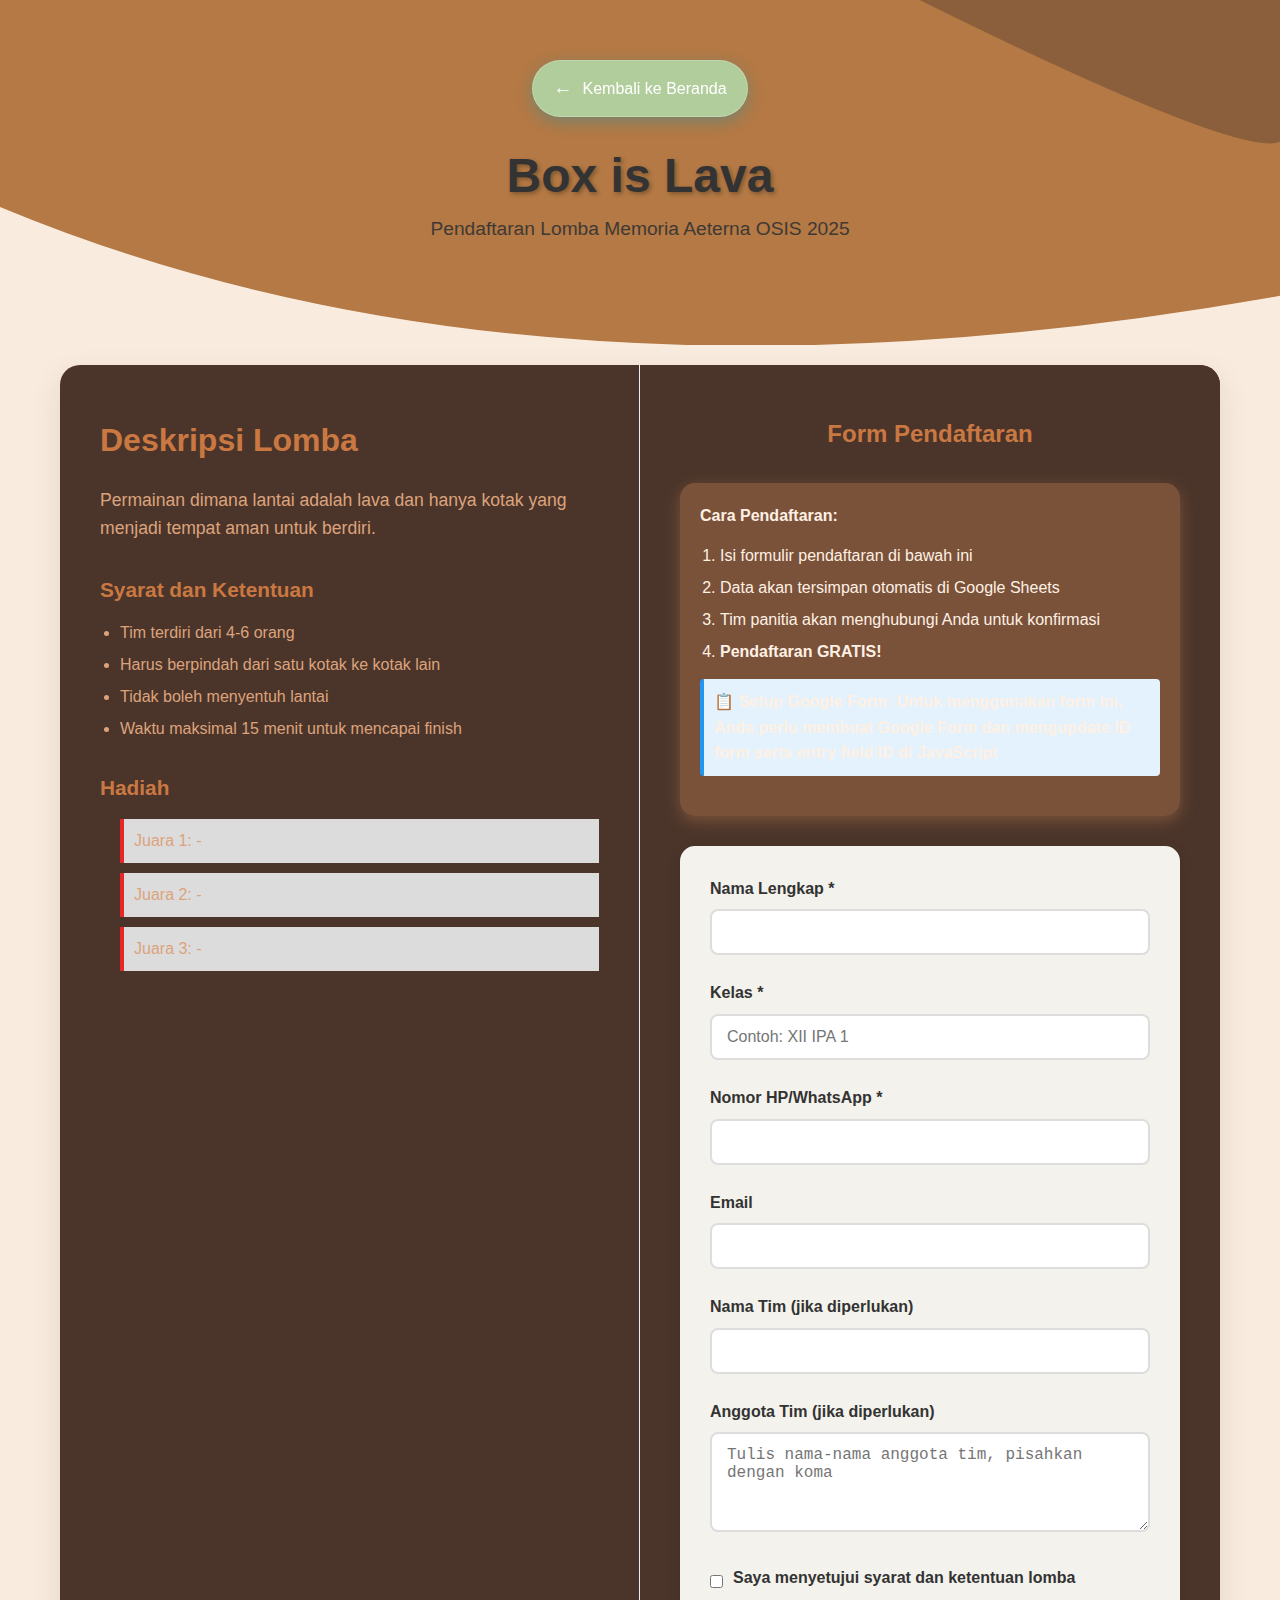
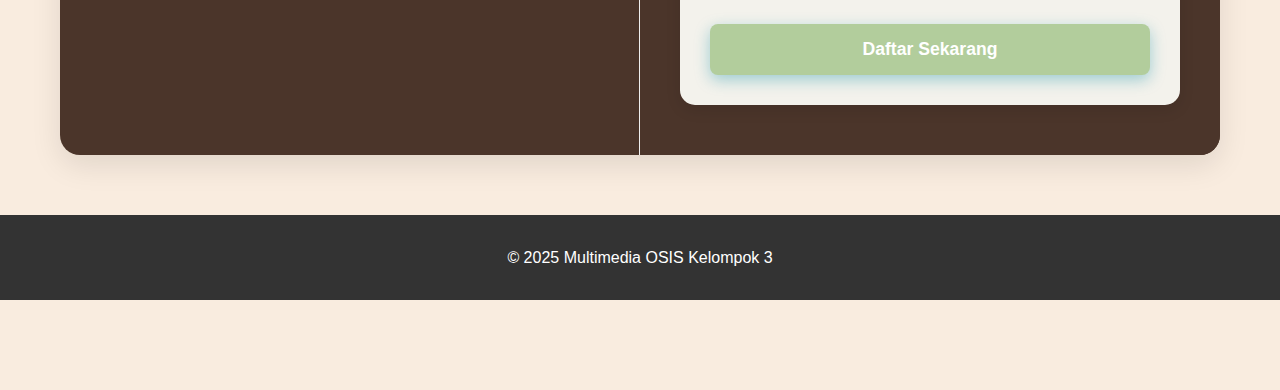
<file: box-is-lava.html>
<!DOCTYPE html>
<html lang="id">
<head>
    <meta charset="UTF-8">
    <meta name="viewport" content="width=device-width, initial-scale=1.0">
    <title>Box is Lava - Memoria Aeterna OSIS</title>
    <link rel="stylesheet" href="style.css">
    <link rel="stylesheet" href="competition.css">
</head>
<body>
    <header class="competition-header">
        <div class="container">
            <div class="header-top">
                <a href="index.html" class="back-btn">
                    <span class="back-icon">←</span>
                    <span class="back-text">Kembali ke Beranda</span>
                </a>
            </div>
            <div class="header-content">
                <h1 class="competition-title">Box is Lava</h1>
                <p class="competition-subtitle">Pendaftaran Lomba Memoria Aeterna OSIS 2025</p>
            </div>
        </div>
    </header>

    <main>
        <section class="competition-detail">
            <div class="container">
                <div class="detail-grid">
                    <div class="competition-info">
                        <h2>Deskripsi Lomba</h2>
                        <p>Permainan dimana lantai adalah lava dan hanya kotak yang menjadi tempat aman untuk berdiri.</p>
                        
                        <h3>Syarat dan Ketentuan</h3>
                        <ul>
                            <li>Tim terdiri dari 4-6 orang</li>
                            <li>Harus berpindah dari satu kotak ke kotak lain</li>
                            <li>Tidak boleh menyentuh lantai</li>
                            <li>Waktu maksimal 15 menit untuk mencapai finish</li>
                        </ul>
                        
                        <h3>Hadiah</h3>
                        <ul class="prizes">
                            <li>Juara 1: -</li>
                            <li>Juara 2: -</li>
                            <li>Juara 3: -</li>
                        </ul>
                    </div>

                    <div class="registration-form">
                        <h2>Form Pendaftaran</h2>
                        
                        <div class="form-info">
                            <p><strong>Cara Pendaftaran:</strong></p>
                            <ol>
                                <li>Isi formulir pendaftaran di bawah ini</li>
                                <li>Data akan tersimpan otomatis di Google Sheets</li>
                                <li>Tim panitia akan menghubungi Anda untuk konfirmasi</li>
                                <li><strong>Pendaftaran GRATIS!</strong></li>
                            </ol>
                            <div class="alert alert-info" style="margin-top: 15px; padding: 10px; background: #e3f2fd; border-left: 4px solid #2196f3; border-radius: 4px;">
                                <strong>📋 Setup Google Form:</strong> Untuk menggunakan form ini, Anda perlu membuat Google Form dan mengupdate ID form serta entry field ID di JavaScript
                            </div>
                        </div>
                        
                        <form id="registration-form" class="custom-form">
                            <div class="form-group">
                                <label for="name">Nama Lengkap *</label>
                                <input type="text" id="name" name="name" required>
                            </div>
                            
                            <div class="form-group">
                                <label for="class">Kelas *</label>
                                <input type="text" id="class" name="class" placeholder="Contoh: XII IPA 1" required>
                            </div>
                            
                            <div class="form-group">
                                <label for="phone">Nomor HP/WhatsApp *</label>
                                <input type="tel" id="phone" name="phone" required>
                            </div>
                            
                            <div class="form-group">
                                <label for="email">Email</label>
                                <input type="email" id="email" name="email">
                            </div>
                            
                            <div class="form-group">
                                <label for="team_name">Nama Tim (jika diperlukan)</label>
                                <input type="text" id="team_name" name="team_name">
                            </div>
                            
                            <div class="form-group">
                                <label for="team_members">Anggota Tim (jika diperlukan)</label>
                                <textarea id="team_members" name="team_members" placeholder="Tulis nama-nama anggota tim, pisahkan dengan koma"></textarea>
                            </div>
                            
                            <div class="form-group checkbox-group">
                                <input type="checkbox" id="agree" required>
                                <label for="agree">Saya menyetujui syarat dan ketentuan lomba</label>
                            </div>
                            
                            <button type="submit" class="submit-btn">
                                <span class="btn-text">Daftar Sekarang</span>
                                <span class="btn-loading" style="display: none;">Mengirim...</span>
                            </button>
                        </form>
                        
                        <div id="form-message" class="form-message" style="display: none;"></div>
                        
                        <script>
                        // Google Forms configuration for Box is Lava
                        const GOOGLE_FORM_CONFIG = {
                            formId: 'YOUR_BOX_IS_LAVA_FORM_ID_HERE',
                            entries: {
                                name: 'entry.YOUR_NAME_ENTRY_ID',
                                class: 'entry.YOUR_CLASS_ENTRY_ID',
                                phone: 'entry.YOUR_PHONE_ENTRY_ID',
                                email: 'entry.YOUR_EMAIL_ENTRY_ID',
                                team_name: 'entry.YOUR_TEAM_NAME_ENTRY_ID',
                                team_members: 'entry.YOUR_TEAM_MEMBERS_ENTRY_ID',
                                competition: 'entry.YOUR_COMPETITION_ENTRY_ID'
                            }
                        };

                        document.getElementById('registration-form').addEventListener('submit', function(e) {
                            e.preventDefault();
                            
                            const submitBtn = this.querySelector('.submit-btn');
                            const btnText = submitBtn.querySelector('.btn-text');
                            const btnLoading = submitBtn.querySelector('.btn-loading');
                            const messageDiv = document.getElementById('form-message');
                            
                            // Show loading state
                            btnText.style.display = 'none';
                            btnLoading.style.display = 'inline';
                            submitBtn.disabled = true;
                            
                            // Check if Google Form is properly configured
                            if (GOOGLE_FORM_CONFIG.formId.includes('YOUR_')) {
                                messageDiv.innerHTML = '<div class="alert alert-warning">⚠️ Google Form belum dikonfigurasi. Silakan setup Google Form ID dan entry field ID terlebih dahulu di file ini</div>';
                                messageDiv.style.display = 'block';
                                btnText.style.display = 'inline';
                                btnLoading.style.display = 'none';
                                submitBtn.disabled = false;
                                return;
                            }
                            
                            // Get form data
                            const formData = new URLSearchParams();
                            formData.append(GOOGLE_FORM_CONFIG.entries.name, document.getElementById('name').value);
                            formData.append(GOOGLE_FORM_CONFIG.entries.class, document.getElementById('class').value);
                            formData.append(GOOGLE_FORM_CONFIG.entries.phone, document.getElementById('phone').value);
                            formData.append(GOOGLE_FORM_CONFIG.entries.email, document.getElementById('email').value);
                            formData.append(GOOGLE_FORM_CONFIG.entries.team_name, document.getElementById('team_name').value);
                            formData.append(GOOGLE_FORM_CONFIG.entries.team_members, document.getElementById('team_members').value);
                            formData.append(GOOGLE_FORM_CONFIG.entries.competition, 'box-is-lava');
                            
                            // Submit to Google Form
                            const googleFormURL = `https://docs.google.com/forms/d/e/${GOOGLE_FORM_CONFIG.formId}/formResponse`;
                            
                            fetch(googleFormURL, {
                                method: 'POST',
                                body: formData,
                                mode: 'no-cors'
                            })
                            .then(() => {
                                // Reset form
                                this.reset();
                                
                                // Show success message
                                messageDiv.innerHTML = '<div class="alert alert-success">✅ Pendaftaran berhasil! Data Anda telah tersimpan di Google Sheets. Tim panitia akan menghubungi Anda segera.</div>';
                                messageDiv.style.display = 'block';
                                
                                // Scroll to message
                                messageDiv.scrollIntoView({ behavior: 'smooth', block: 'center' });
                            })
                            .catch(error => {
                                console.error('Error:', error);
                                messageDiv.innerHTML = '<div class="alert alert-error">❌ Terjadi kesalahan saat mengirim ke Google Forms. Pastikan form ID dan entry field ID sudah benar.</div>';
                                messageDiv.style.display = 'block';
                            })
                            .finally(() => {
                                // Reset button state
                                btnText.style.display = 'inline';
                                btnLoading.style.display = 'none';
                                submitBtn.disabled = false;
                            });
                        });
                        </script>
                    </div>
                </div>
            </div>
        </section>
    </main>

    <footer>
        <div class="container">
            <p>&copy; 2025 Multimedia OSIS Kelompok 3</p>
        </div>
    </footer>
</body>
</html>
</file>
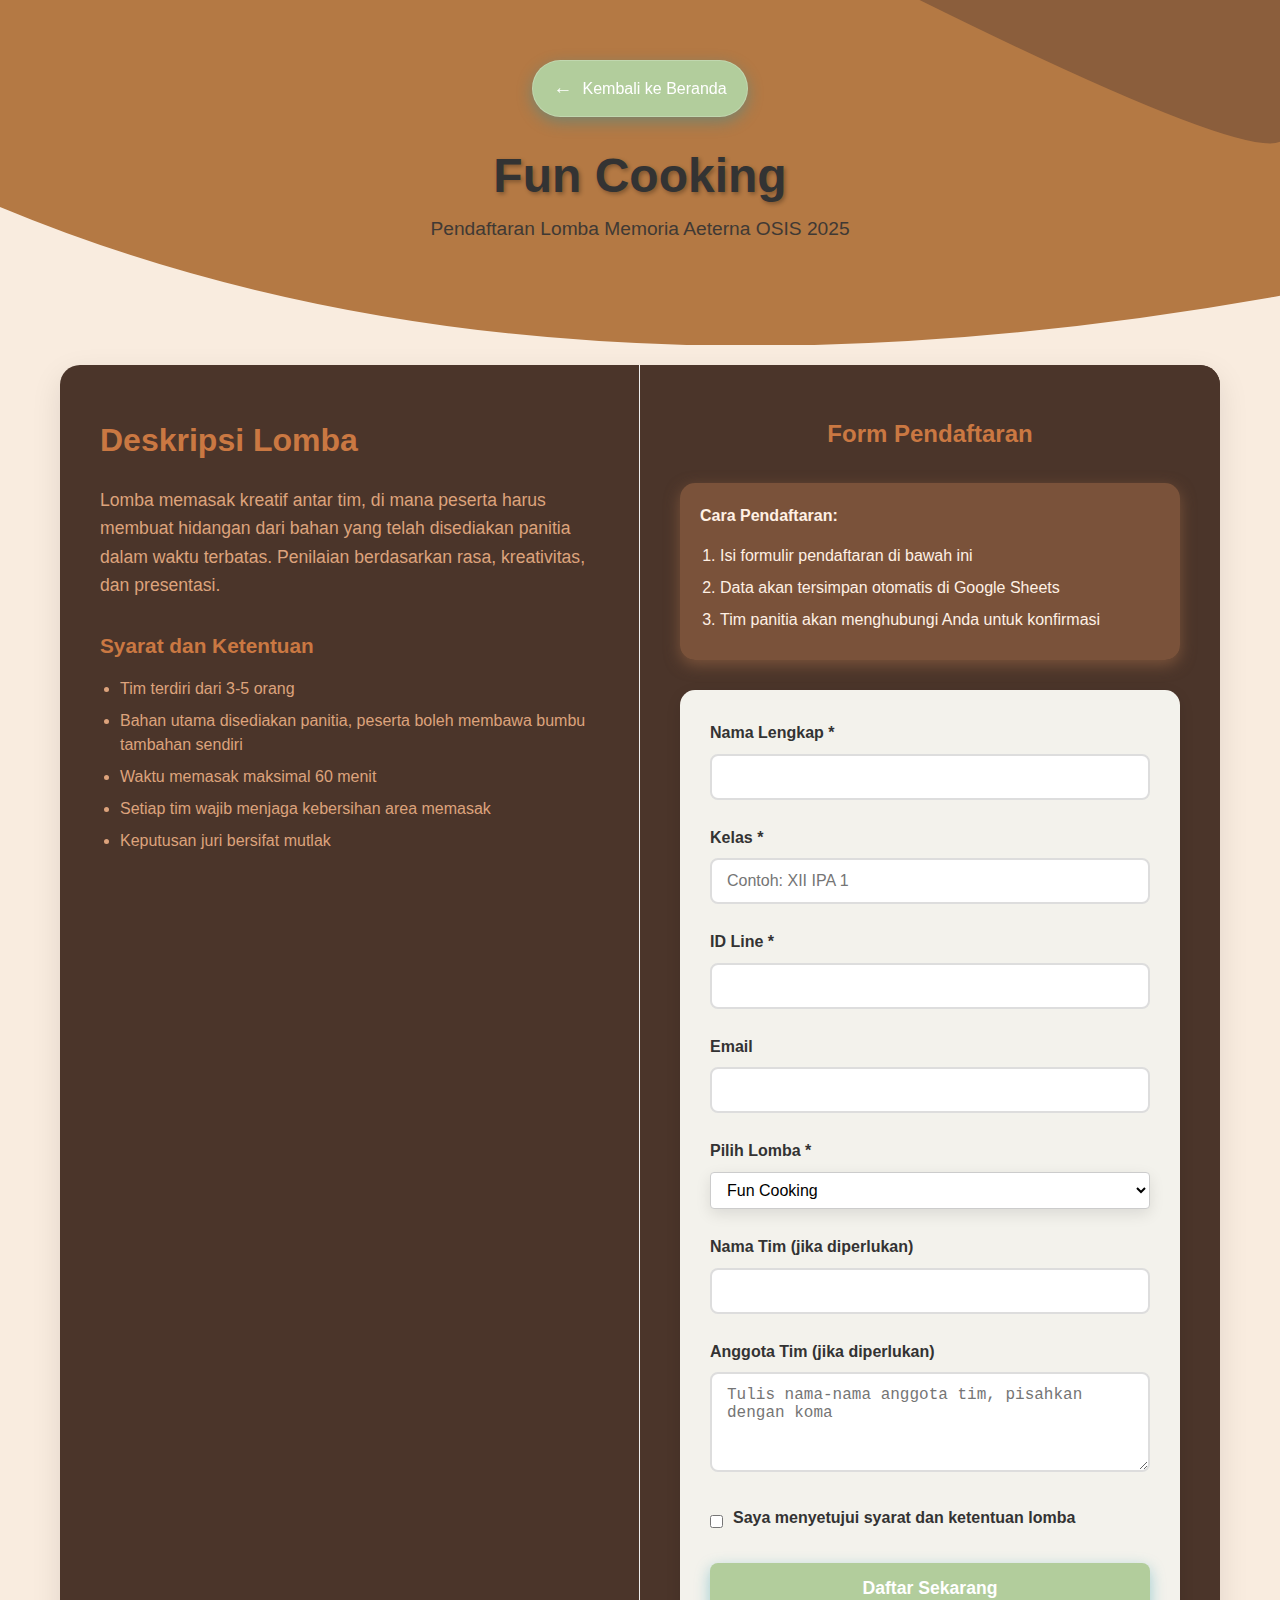
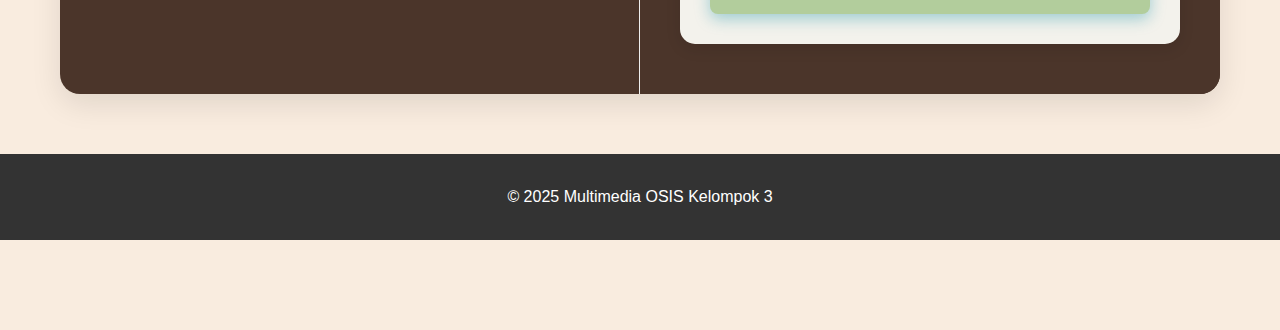
<file: FunCooking.html>
<!DOCTYPE html>
<html lang="id">
<head>
    <meta charset="UTF-8">
    <meta name="viewport" content="width=device-width, initial-scale=1.0">
    <title>Fun Cooking - Memoria Aeterna OSIS</title>
    <link rel="stylesheet" href="style.css">
    <link rel="stylesheet" href="competition.css">
</head>
<body>
    <header class="competition-header">
        <div class="container">
            <div class="header-top">
                <a href="index.html" class="back-btn">
                    <span class="back-icon">←</span>
                    <span class="back-text">Kembali ke Beranda</span>
                </a>
            </div>
            <div class="header-content">
                <h1 class="competition-title">Fun Cooking</h1>
                <p class="competition-subtitle">Pendaftaran Lomba Memoria Aeterna OSIS 2025</p>
            </div>
        </div>
    </header>

    <main>
        <section class="competition-detail">
            <div class="container">
                <div class="detail-grid">
                    <div class="competition-info">
                        <h2>Deskripsi Lomba</h2>
                        <p>Lomba memasak kreatif antar tim, di mana peserta harus membuat hidangan dari bahan yang telah disediakan panitia dalam waktu terbatas. Penilaian berdasarkan rasa, kreativitas, dan presentasi.</p>
                        <h3>Syarat dan Ketentuan</h3>
                        <ul>
                            <li>Tim terdiri dari 3-5 orang</li>
                            <li>Bahan utama disediakan panitia, peserta boleh membawa bumbu tambahan sendiri</li>
                            <li>Waktu memasak maksimal 60 menit</li>
                            <li>Setiap tim wajib menjaga kebersihan area memasak</li>
                            <li>Keputusan juri bersifat mutlak</li>
                        </ul>
                        
                        <!-- <h3>Hadiah</h3>
                        <ul class="prizes">
                            <li>Juara 1: -</li>
                            <li>Juara 2: -</li>
                            <li>Juara 3: -</li>
                        </ul> -->
                    </div>

                    <div class="registration-form">
                        <h2>Form Pendaftaran</h2>
                        
                        <div class="form-info">
                            <p><strong>Cara Pendaftaran:</strong></p>
                            <ol>
                                <li>Isi formulir pendaftaran di bawah ini</li>
                                <li>Data akan tersimpan otomatis di Google Sheets</li>
                                <li>Tim panitia akan menghubungi Anda untuk konfirmasi</li>
                                <!-- <li><strong>Pendaftaran GRATIS!</strong></li> -->
                            </ol>
                            <!-- <div class="alert alert-info" style="margin-top: 15px; padding: 10px; background: #e3f2fd; border-left: 4px solid #2196f3; border-radius: 4px;">
                                <strong>📋 Pendaftaran Online:</strong> Form ini akan menyimpan data pendaftaran secara otomatis ke Google Sheets
                            </div> -->
                        </div>
                        
                        <form id="registration-form" class="custom-form" data-competition="Fun Cooking" data-spreadsheet-api="https://sheet2api.com/v1/mpcUJpeHSdGQ/memoria-aeterna-25">
                            <div class="form-group">
                                <label for="name">Nama Lengkap *</label>
                                <input type="text" id="name" name="Name" required>
                            </div>
                            <div class="form-group">
                                <label for="class">Kelas *</label>
                                <input type="text" id="class" name="Class" placeholder="Contoh: XII IPA 1" required>
                            </div>
                            <div class="form-group">
                                <label for="phone">ID Line *</label>
                                <input type="tel" id="phone" name="Phone" required>
                            </div>
                            <div class="form-group">
                                <label for="email">Email</label>
                                <input type="email" id="email" name="Email">
                            </div>
                            <div class="form-group">
                                <label for="competition">Pilih Lomba *</label>
                                <select id="competition" name="Competition" required class="custom-form" style="width:100%;padding:8px 12px;border:1px solid #ccc;border-radius:4px;font-size:1em;background:#fff;">
                                    <option value="Fun Cooking" selected>Fun Cooking</option>
                                    <option value="Yel-yel Kelompok" disabled>Yel-yel Kelompok</option>
                                    <option value="Golden Egg" disabled>Golden Egg</option>
                                    <option value="Udara Darat Laut" disabled>Udara Darat Laut</option>
                                    <option value="Trilomba" disabled>Trilomba</option>
                                </select>
                            </div>
                            <div class="form-group">
                                <label for="team_name">Nama Tim (jika diperlukan)</label>
                                <input type="text" id="team_name" name="Team Name">
                            </div>
                            <div class="form-group">
                                <label for="team_members">Anggota Tim (jika diperlukan)</label>
                                <textarea id="team_members" name="Team Members" placeholder="Tulis nama-nama anggota tim, pisahkan dengan koma"></textarea>
                            </div>
                            <div class="form-group checkbox-group">
                                <input type="checkbox" id="agree" required>
                                <label for="agree">Saya menyetujui syarat dan ketentuan lomba</label>
                            </div>
                            <button type="submit" class="submit-btn">
                                <span class="btn-text">Daftar Sekarang</span>
                                <span class="btn-loading" style="display: none;">Mengirim...</span>
                            </button>
                        </form>
                        
                        <div id="form-message" class="form-message" style="display: none;"></div>
                        
                        <script src="https://sheet2api.com/v1/template.js"></script>
                    </div>
                </div>
            </div>
        </section>
    </main>

    <footer>
        <div class="container">
            <p>&copy; 2025 Multimedia OSIS Kelompok 3</p>
        </div>
    </footer>
    <script src="form-handler.js"></script>
</body>
</html>
</file>
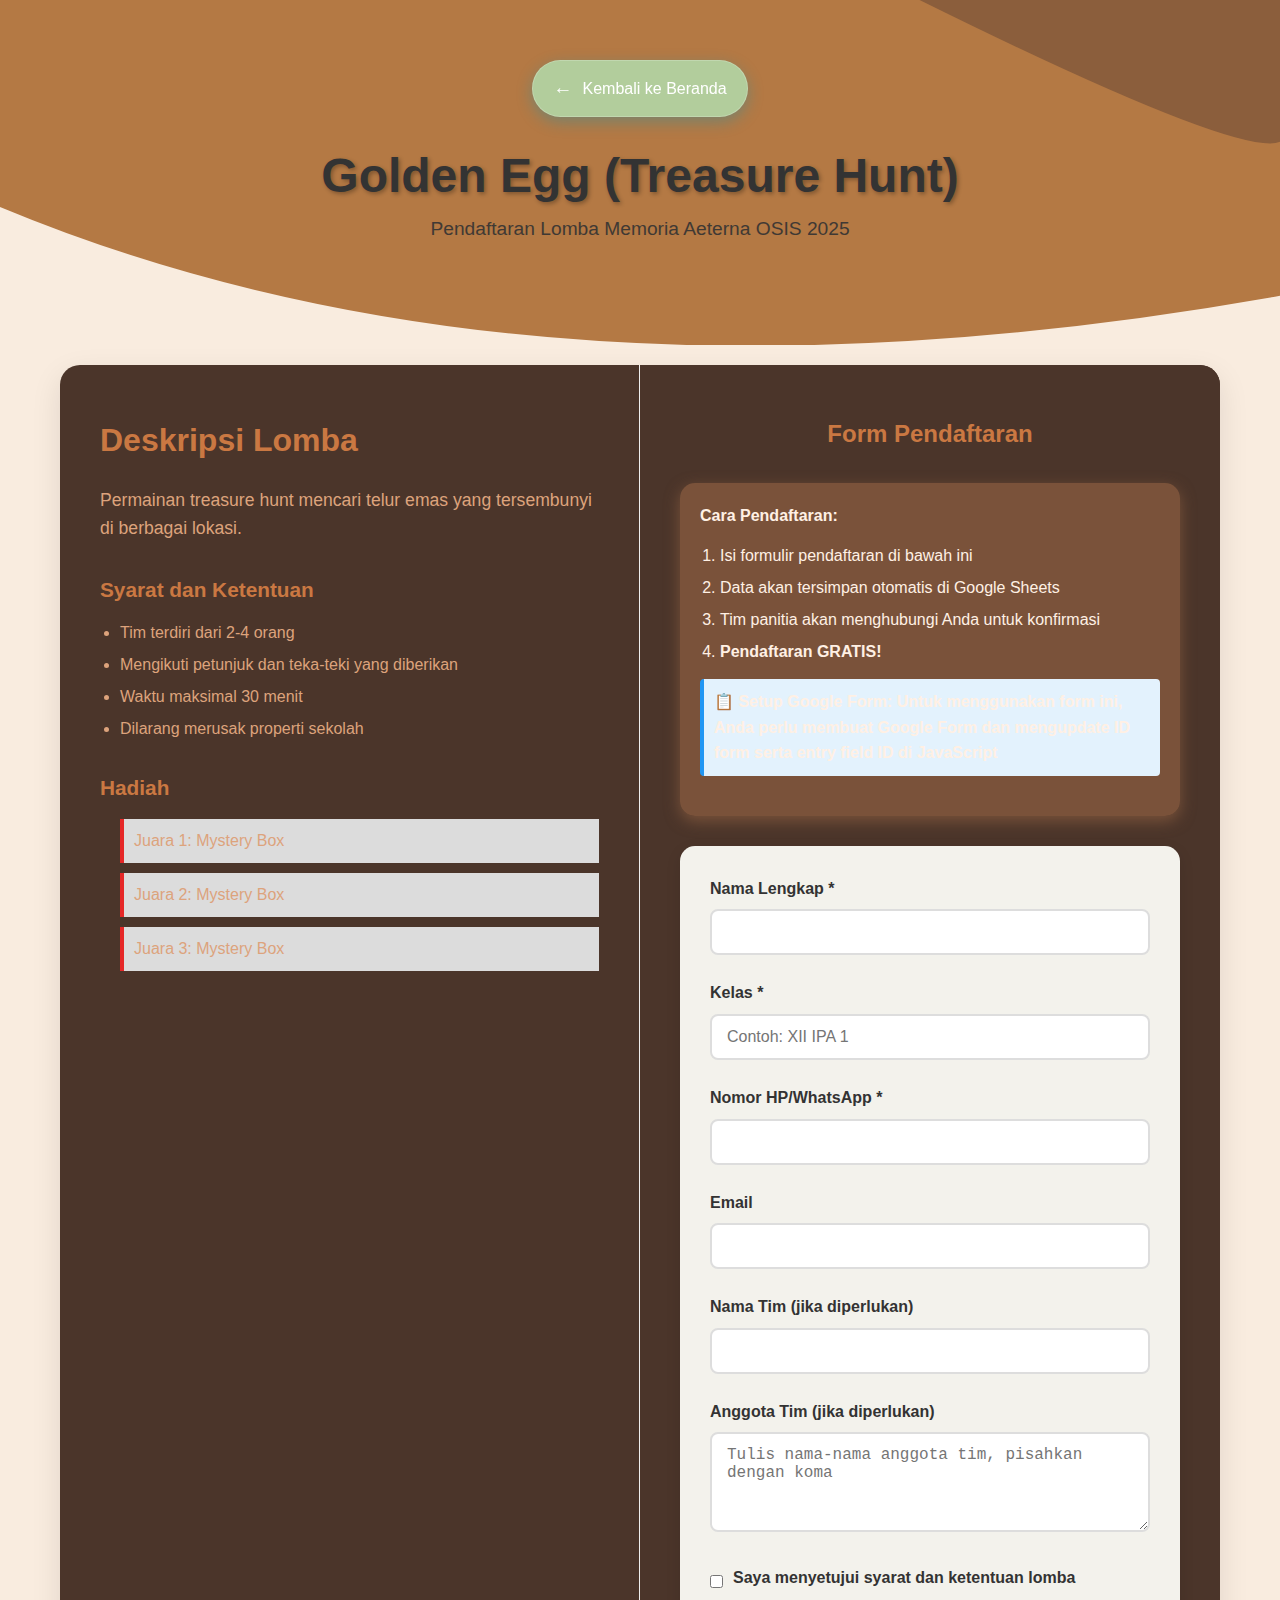
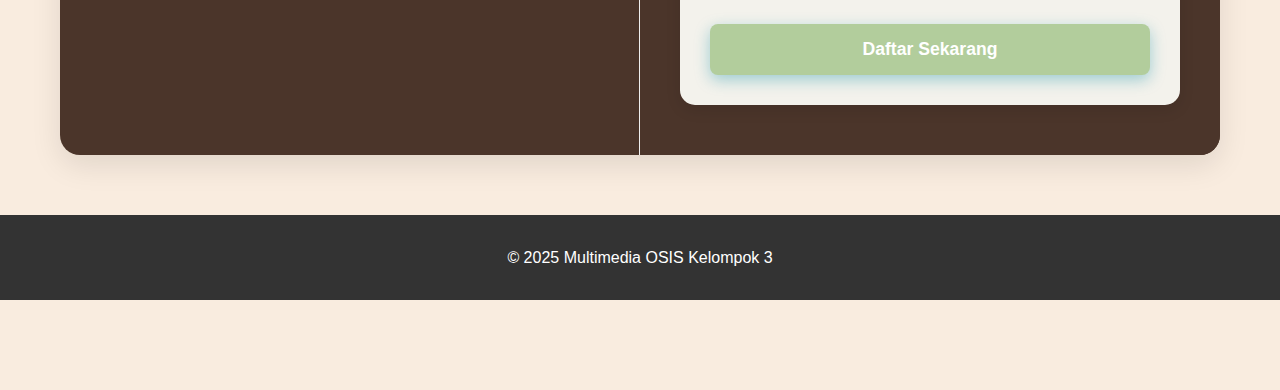
<file: golden-egg.html>
<!DOCTYPE html>
<html lang="id">
<head>
    <meta charset="UTF-8">
    <meta name="viewport" content="width=device-width, initial-scale=1.0">
    <title>Golden Egg - Memoria Aeterna OSIS</title>
    <link rel="stylesheet" href="style.css">
    <link rel="stylesheet" href="competition.css">
</head>
<body>
    <header class="competition-header">
        <div class="container">
            <div class="header-top">
                <a href="index.html" class="back-btn">
                    <span class="back-icon">←</span>
                    <span class="back-text">Kembali ke Beranda</span>
                </a>
            </div>
            <div class="header-content">
                <h1 class="competition-title">Golden Egg (Treasure Hunt)</h1>
                <p class="competition-subtitle">Pendaftaran Lomba Memoria Aeterna OSIS 2025</p>
            </div>
        </div>
    </header>

    <main>
        <section class="competition-detail">
            <div class="container">
                <div class="detail-grid">
                    <div class="competition-info">
                        <h2>Deskripsi Lomba</h2>
                        <p>Permainan treasure hunt mencari telur emas yang tersembunyi di berbagai lokasi.</p>
                        
                        <h3>Syarat dan Ketentuan</h3>
                        <ul>
                            <li>Tim terdiri dari 2-4 orang</li>
                            <li>Mengikuti petunjuk dan teka-teki yang diberikan</li>
                            <li>Waktu maksimal 30 menit</li>
                            <li>Dilarang merusak properti sekolah</li>
                        </ul>
                        
                        <h3>Hadiah</h3>
                        <ul class="prizes">
                            <li>Juara 1: Mystery Box</li>
                            <li>Juara 2: Mystery Box</li>
                            <li>Juara 3: Mystery Box</li>
                        </ul>
                    </div>

                    <div class="registration-form">
                        <h2>Form Pendaftaran</h2>
                        
                        <div class="form-info">
                            <p><strong>Cara Pendaftaran:</strong></p>
                            <ol>
                                <li>Isi formulir pendaftaran di bawah ini</li>
                                <li>Data akan tersimpan otomatis di Google Sheets</li>
                                <li>Tim panitia akan menghubungi Anda untuk konfirmasi</li>
                                <li><strong>Pendaftaran GRATIS!</strong></li>
                            </ol>
                            <div class="alert alert-info" style="margin-top: 15px; padding: 10px; background: #e3f2fd; border-left: 4px solid #2196f3; border-radius: 4px;">
                                <strong>📋 Setup Google Form:</strong> Untuk menggunakan form ini, Anda perlu membuat Google Form dan mengupdate ID form serta entry field ID di JavaScript
                            </div>
                        </div>
                        
                        <form id="registration-form" class="custom-form">
                            <div class="form-group">
                                <label for="name">Nama Lengkap *</label>
                                <input type="text" id="name" name="name" required>
                            </div>
                            
                            <div class="form-group">
                                <label for="class">Kelas *</label>
                                <input type="text" id="class" name="class" placeholder="Contoh: XII IPA 1" required>
                            </div>
                            
                            <div class="form-group">
                                <label for="phone">Nomor HP/WhatsApp *</label>
                                <input type="tel" id="phone" name="phone" required>
                            </div>
                            
                            <div class="form-group">
                                <label for="email">Email</label>
                                <input type="email" id="email" name="email">
                            </div>
                            
                            <div class="form-group">
                                <label for="team_name">Nama Tim (jika diperlukan)</label>
                                <input type="text" id="team_name" name="team_name">
                            </div>
                            
                            <div class="form-group">
                                <label for="team_members">Anggota Tim (jika diperlukan)</label>
                                <textarea id="team_members" name="team_members" placeholder="Tulis nama-nama anggota tim, pisahkan dengan koma"></textarea>
                            </div>
                            
                            <div class="form-group checkbox-group">
                                <input type="checkbox" id="agree" required>
                                <label for="agree">Saya menyetujui syarat dan ketentuan lomba</label>
                            </div>
                            
                            <button type="submit" class="submit-btn">
                                <span class="btn-text">Daftar Sekarang</span>
                                <span class="btn-loading" style="display: none;">Mengirim...</span>
                            </button>
                        </form>
                        
                        <div id="form-message" class="form-message" style="display: none;"></div>
                        
                        <script>
                        // Google Forms configuration for Golden Egg
                        const GOOGLE_FORM_CONFIG = {
                            formId: 'YOUR_GOLDEN_EGG_FORM_ID_HERE',
                            entries: {
                                name: 'entry.YOUR_NAME_ENTRY_ID',
                                class: 'entry.YOUR_CLASS_ENTRY_ID',
                                phone: 'entry.YOUR_PHONE_ENTRY_ID',
                                email: 'entry.YOUR_EMAIL_ENTRY_ID',
                                team_name: 'entry.YOUR_TEAM_NAME_ENTRY_ID',
                                team_members: 'entry.YOUR_TEAM_MEMBERS_ENTRY_ID',
                                competition: 'entry.YOUR_COMPETITION_ENTRY_ID'
                            }
                        };

                        document.getElementById('registration-form').addEventListener('submit', function(e) {
                            e.preventDefault();
                            
                            const submitBtn = this.querySelector('.submit-btn');
                            const btnText = submitBtn.querySelector('.btn-text');
                            const btnLoading = submitBtn.querySelector('.btn-loading');
                            const messageDiv = document.getElementById('form-message');
                            
                            // Show loading state
                            btnText.style.display = 'none';
                            btnLoading.style.display = 'inline';
                            submitBtn.disabled = true;
                            
                            // Check if Google Form is properly configured
                            if (GOOGLE_FORM_CONFIG.formId.includes('YOUR_')) {
                                messageDiv.innerHTML = '<div class="alert alert-warning">⚠️ Google Form belum dikonfigurasi. Silakan setup Google Form ID dan entry field ID terlebih dahulu di file ini</div>';
                                messageDiv.style.display = 'block';
                                btnText.style.display = 'inline';
                                btnLoading.style.display = 'none';
                                submitBtn.disabled = false;
                                return;
                            }
                            
                            // Get form data
                            const formData = new URLSearchParams();
                            formData.append(GOOGLE_FORM_CONFIG.entries.name, document.getElementById('name').value);
                            formData.append(GOOGLE_FORM_CONFIG.entries.class, document.getElementById('class').value);
                            formData.append(GOOGLE_FORM_CONFIG.entries.phone, document.getElementById('phone').value);
                            formData.append(GOOGLE_FORM_CONFIG.entries.email, document.getElementById('email').value);
                            formData.append(GOOGLE_FORM_CONFIG.entries.team_name, document.getElementById('team_name').value);
                            formData.append(GOOGLE_FORM_CONFIG.entries.team_members, document.getElementById('team_members').value);
                            formData.append(GOOGLE_FORM_CONFIG.entries.competition, 'golden-egg');
                            
                            // Submit to Google Form
                            const googleFormURL = `https://docs.google.com/forms/d/e/${GOOGLE_FORM_CONFIG.formId}/formResponse`;
                            
                            fetch(googleFormURL, {
                                method: 'POST',
                                body: formData,
                                mode: 'no-cors'
                            })
                            .then(() => {
                                // Reset form
                                this.reset();
                                
                                // Show success message
                                messageDiv.innerHTML = '<div class="alert alert-success">✅ Pendaftaran berhasil! Data Anda telah tersimpan di Google Sheets. Tim panitia akan menghubungi Anda segera.</div>';
                                messageDiv.style.display = 'block';
                                
                                // Scroll to message
                                messageDiv.scrollIntoView({ behavior: 'smooth', block: 'center' });
                            })
                            .catch(error => {
                                console.error('Error:', error);
                                messageDiv.innerHTML = '<div class="alert alert-error">❌ Terjadi kesalahan saat mengirim ke Google Forms. Pastikan form ID dan entry field ID sudah benar.</div>';
                                messageDiv.style.display = 'block';
                            })
                            .finally(() => {
                                // Reset button state
                                btnText.style.display = 'inline';
                                btnLoading.style.display = 'none';
                                submitBtn.disabled = false;
                            });
                        });
                        </script>
                    </div>
                </div>
            </div>
        </section>
    </main>

    <footer>
        <div class="container">
            <p>&copy; 2025 Multimedia OSIS Kelompok 3</p>
        </div>
    </footer>
</body>
</html>
</file>
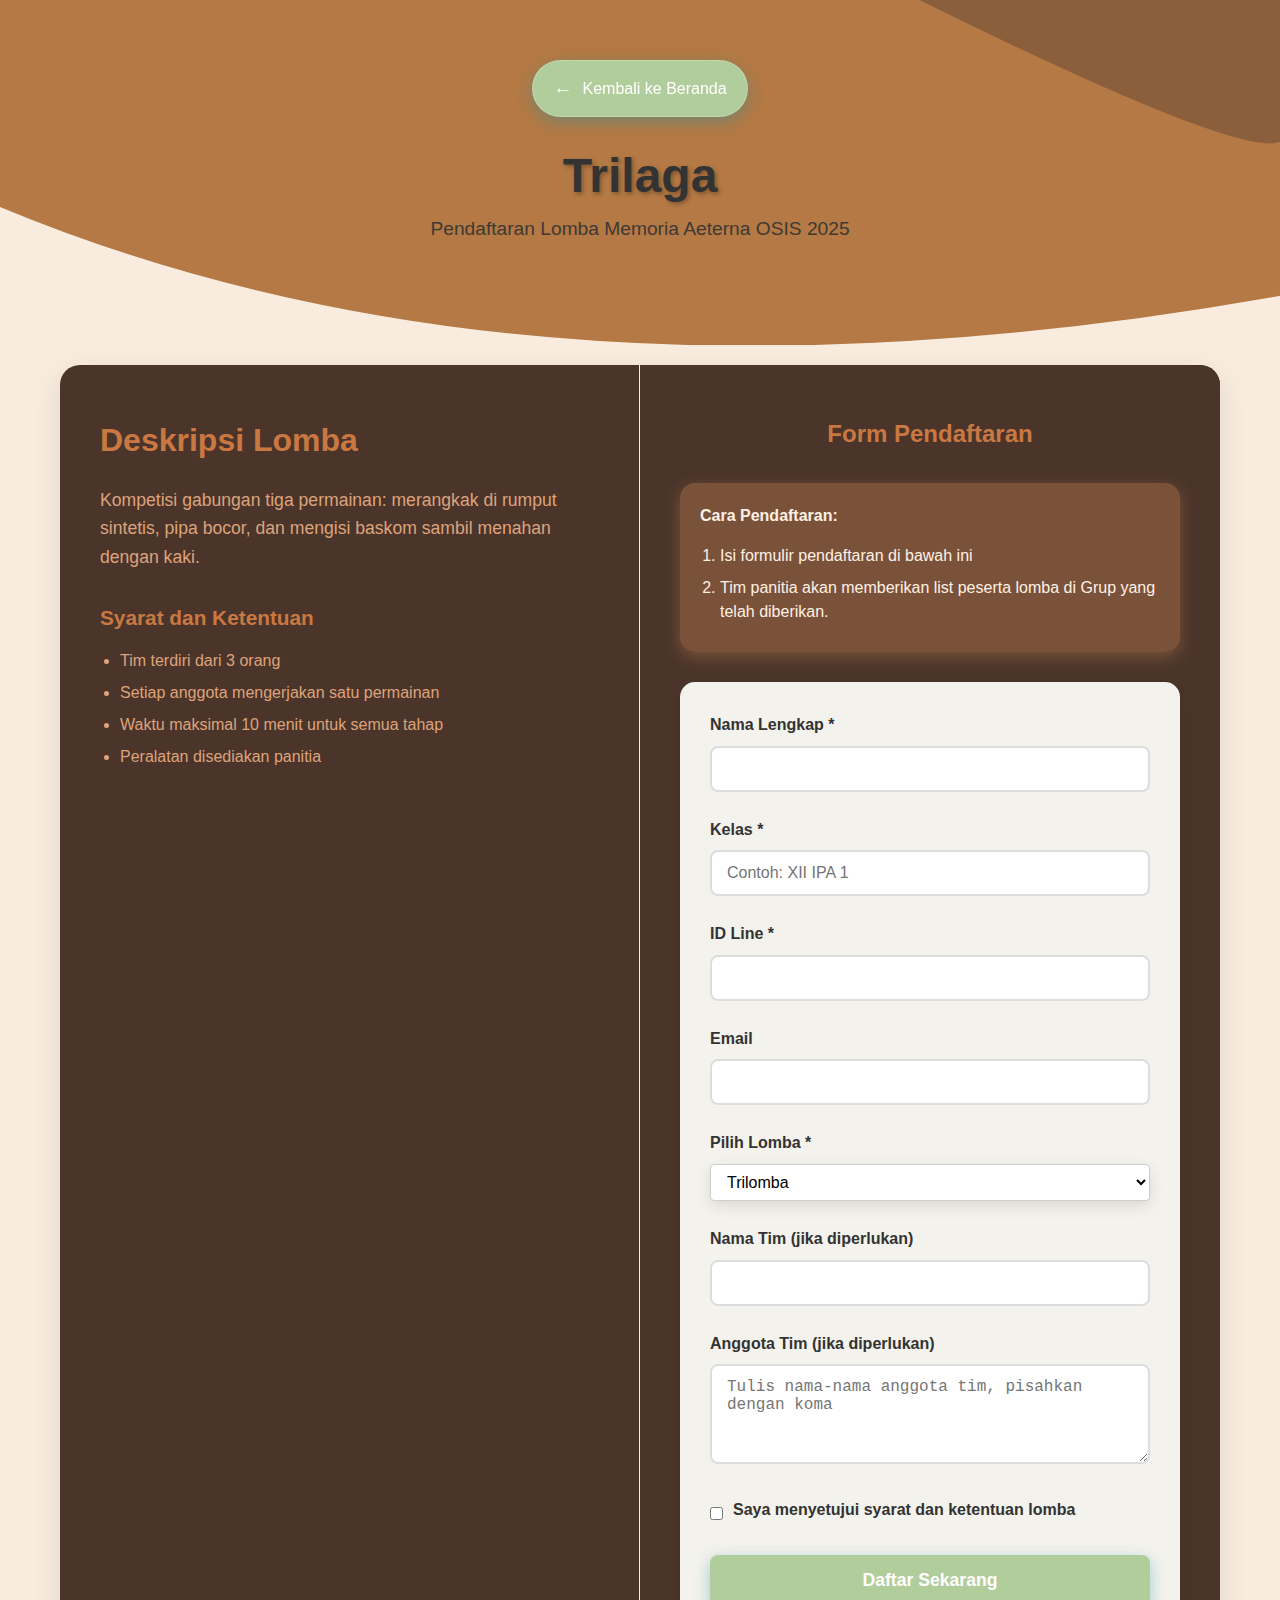
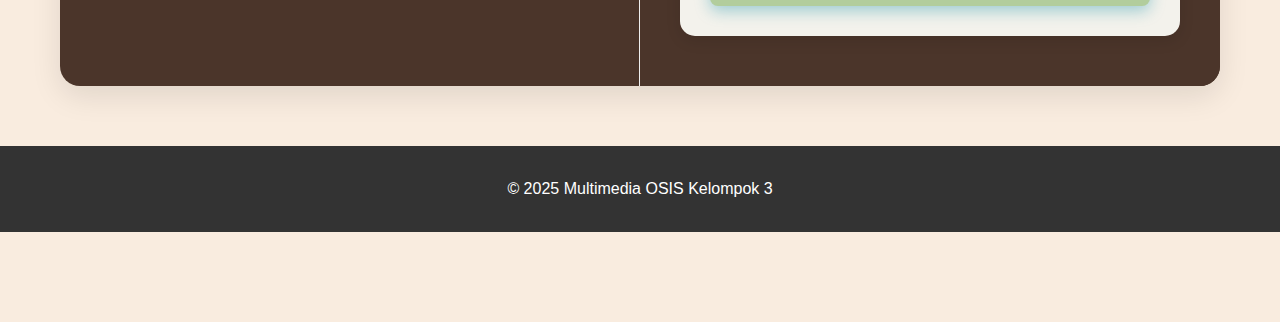
<file: trilomba.html>
<!DOCTYPE html>
<html lang="id">
<head>
    <meta charset="UTF-8">
    <meta name="viewport" content="width=device-width, initial-scale=1.0">
    <title>Trilaga - Memoria Aeterna</title>
    <link rel="stylesheet" href="style.css">
    <link rel="stylesheet" href="competition.css">
</head>
<body>
    <header class="competition-header">
        <div class="container">
            <div class="header-top">
                <a href="index.html" class="back-btn">
                    <span class="back-icon">←</span>
                    <span class="back-text">Kembali ke Beranda</span>
                </a>
            </div>
            <div class="header-content">
                <h1 class="competition-title">Trilaga</h1>
                <p class="competition-subtitle">Pendaftaran Lomba Memoria Aeterna OSIS 2025</p>
            </div>
        </div>
    </header>

    <main>  
        <section class="competition-detail">
            <div class="container">
                <div class="detail-grid">
                    <div class="competition-info">
                        <h2>Deskripsi Lomba</h2>
                        <p>Kompetisi gabungan tiga permainan: merangkak di rumput sintetis, pipa bocor, dan mengisi baskom sambil menahan dengan kaki.</p>
                        
                        <h3>Syarat dan Ketentuan</h3>
                        <ul>
                            <li>Tim terdiri dari 3 orang</li>
                            <li>Setiap anggota mengerjakan satu permainan</li>
                            <li>Waktu maksimal 10 menit untuk semua tahap</li>
                            <li>Peralatan disediakan panitia</li>
                        </ul>
                        
                        <!-- <h3>Hadiah</h3>
                        <ul class="prizes">
                            <li>Juara 1: Menara Snack</li>
                            <li>Juara 2: Menara Snack</li>
                            <li>Juara 3: Menara Snack</li>
                        </ul> -->
                    </div>

                    <div class="registration-form">
                        <h2>Form Pendaftaran</h2>
                        
                        <div class="form-info">
                            <p><strong>Cara Pendaftaran:</strong></p>
                            <ol>
                                <li>Isi formulir pendaftaran di bawah ini</li>
                                <!-- <li>Data akan tersimpan otomatis di Google Sheets</li> -->
                                <li>Tim panitia akan memberikan list peserta lomba di Grup yang telah diberikan.</li>
                            </ol>
                            <!-- <div class="alert alert-info" style="margin-top: 15px; padding: 10px; background: #e3f2fd; border-left: 4px solid #2196f3; border-radius: 4px;">
                                <strong>📋 Pendaftaran Online:</strong> Form ini akan menyimpan data pendaftaran secara otomatis ke database
                            </div> -->
                        </div>
                        
                        <form id="registration-form" class="custom-form" data-competition="Trilomba" data-spreadsheet-api="https://sheet2api.com/v1/mpcUJpeHSdGQ/memoria-aeterna-25">
                            <input type="hidden" name="Competition" value="Trilomba">
                            <div class="form-group">
                                <label for="name">Nama Lengkap *</label>
                                <input type="text" id="name" name="Name" required>
                            </div>
                            
                            <div class="form-group">
                                <label for="class">Kelas *</label>
                                <input type="text" id="class" name="Class" placeholder="Contoh: XII IPA 1" required>
                            </div>
                            
                            <div class="form-group">
                                <label for="phone">ID Line *</label>
                                <input type="tel" id="phone" name="Phone" required>
                            </div>
                            
                            <div class="form-group">
                                <label for="email">Email</label>
                                <input type="email" id="email" name="Email">
                            </div>
                            
                            <div class="form-group">
                                <label for="competition">Pilih Lomba *</label>
                                <select id="competition" name="Competition" required class="custom-form" style="width:100%;padding:8px 12px;border:1px solid #ccc;border-radius:4px;font-size:1em;background:#fff;">
                                    <option value="Trilomba" selected>Trilomba</option>
                                    <option value="Fun Cooking" disabled>Fun Cooking</option>
                                    <option value="Golden Egg" disabled>Golden Egg</option>
                                    <option value="Udara Darat Laut" disabled>Udara Darat Laut</option>
                                    <option value="Yel-Yel Kelompok" disabled>Yel-Yel Kelompok</option>
                                </select>
                            </div>

                            <div class="form-group">
                                <label for="team_name">Nama Tim (jika diperlukan)</label>
                                <input type="text" id="team_name" name="Team Name">
                            </div>
                            
                            <div class="form-group">
                                <label for="team_members">Anggota Tim (jika diperlukan)</label>
                                <textarea id="team_members" name="Team Members" placeholder="Tulis nama-nama anggota tim, pisahkan dengan koma"></textarea>
                            </div>
                            
                            <div class="form-group checkbox-group">
                                <input type="checkbox" id="agree" required>
                                <label for="agree">Saya menyetujui syarat dan ketentuan lomba</label>
                            </div>
                            
                            <button type="submit" class="submit-btn">
                                <span class="btn-text">Daftar Sekarang</span>
                                <span class="btn-loading" style="display: none;">Mengirim...</span>
                            </button>
                        </form>
                        
                        <div id="form-message" class="form-message" style="display: none;"></div>
                        
                        <script src="form-handler.js"></script>
                        <script src="https://sheet2api.com/v1/template.js"></script>
                    </div>
                </div>
            </div>
        </section>
    </main>

    <footer>
        <div class="container">
            <p>&copy; 2025 Multimedia OSIS Kelompok 3</p>
        </div>
    </footer>
</body>
</html>
</file>
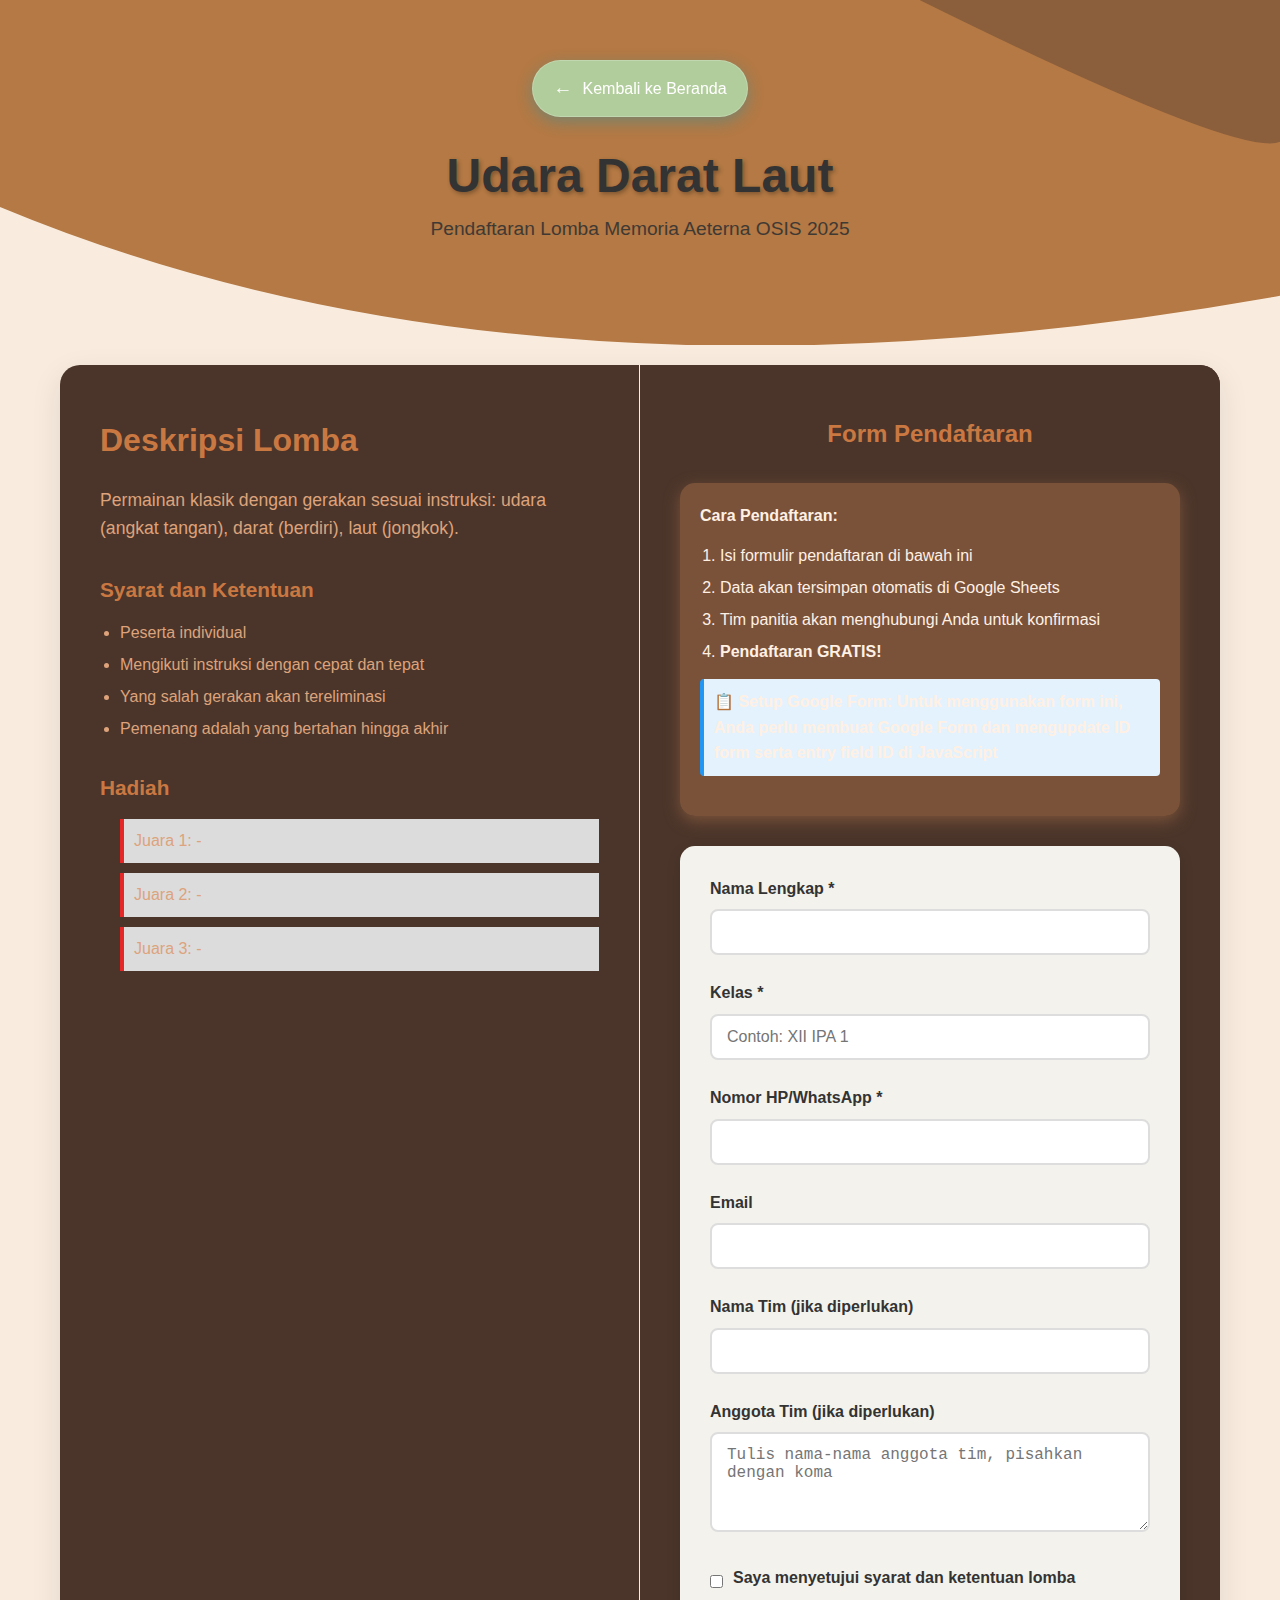
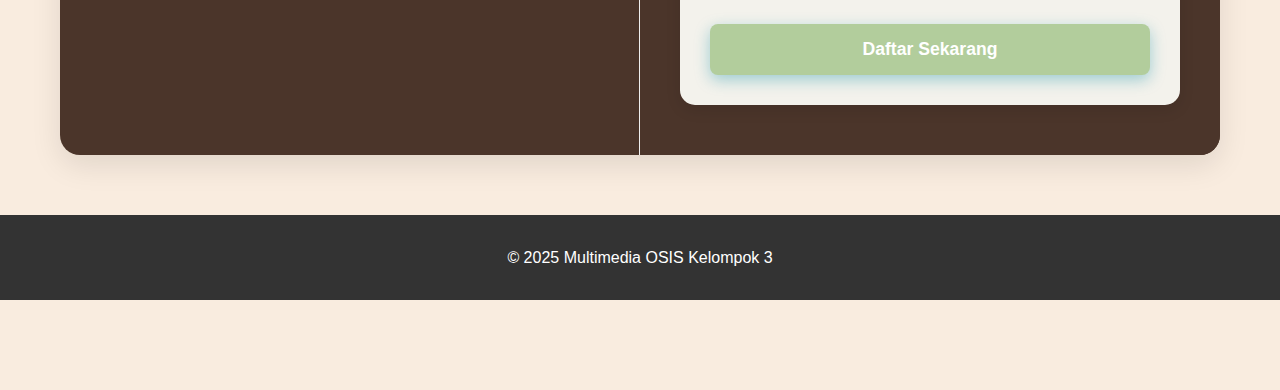
<file: udara-darat-laut.html>
<!DOCTYPE html>
<html lang="id">
  <head>
    <meta charset="UTF-8" />
    <meta name="viewport" content="width=device-width, initial-scale=1.0" />
    <title>Udara Darat Laut - Memoria Aeterna OSIS</title>
    <link rel="stylesheet" href="style.css" />
    <link rel="stylesheet" href="competition.css" />
  </head>
  <body>
    <header class="competition-header">
      <div class="container">
        <div class="header-top">
          <a href="index.html" class="back-btn">
            <span class="back-icon">←</span>
            <span class="back-text">Kembali ke Beranda</span>
          </a>
        </div>
        <div class="header-content">
          <h1 class="competition-title">Udara Darat Laut</h1>
          <p class="competition-subtitle">
            Pendaftaran Lomba Memoria Aeterna OSIS 2025
          </p>
        </div>
      </div>
    </header>

    <main>
      <section class="competition-detail">
        <div class="container">
          <div class="detail-grid">
            <div class="competition-info">
              <h2>Deskripsi Lomba</h2>
              <p>
                Permainan klasik dengan gerakan sesuai instruksi: udara (angkat
                tangan), darat (berdiri), laut (jongkok).
              </p>

              <h3>Syarat dan Ketentuan</h3>
              <ul>
                <li>Peserta individual</li>
                <li>Mengikuti instruksi dengan cepat dan tepat</li>
                <li>Yang salah gerakan akan tereliminasi</li>
                <li>Pemenang adalah yang bertahan hingga akhir</li>
              </ul>

              <h3>Hadiah</h3>
              <ul class="prizes">
                <li>Juara 1: -</li>
                <li>Juara 2: -</li>
                <li>Juara 3: -</li>
              </ul>
            </div>

            <div class="registration-form">
              <h2>Form Pendaftaran</h2>

              <div class="form-info">
                <p><strong>Cara Pendaftaran:</strong></p>
                <ol>
                  <li>Isi formulir pendaftaran di bawah ini</li>
                  <li>Data akan tersimpan otomatis di Google Sheets</li>
                  <li>Tim panitia akan menghubungi Anda untuk konfirmasi</li>
                  <li><strong>Pendaftaran GRATIS!</strong></li>
                </ol>
                <div
                  class="alert alert-info"
                  style="
                    margin-top: 15px;
                    padding: 10px;
                    background: #e3f2fd;
                    border-left: 4px solid #2196f3;
                    border-radius: 4px;
                  "
                >
                  <strong>📋 Setup Google Form:</strong> Untuk menggunakan form
                  ini, Anda perlu membuat Google Form dan mengupdate ID form
                  serta entry field ID di JavaScript
                </div>
              </div>

              <form id="registration-form" class="custom-form">
                <div class="form-group">
                  <label for="name">Nama Lengkap *</label>
                  <input type="text" id="name" name="name" required />
                </div>

                <div class="form-group">
                  <label for="class">Kelas *</label>
                  <input
                    type="text"
                    id="class"
                    name="class"
                    placeholder="Contoh: XII IPA 1"
                    required
                  />
                </div>

                <div class="form-group">
                  <label for="phone">Nomor HP/WhatsApp *</label>
                  <input type="tel" id="phone" name="phone" required />
                </div>

                <div class="form-group">
                  <label for="email">Email</label>
                  <input type="email" id="email" name="email" />
                </div>

                <div class="form-group">
                  <label for="team_name">Nama Tim (jika diperlukan)</label>
                  <input type="text" id="team_name" name="team_name" />
                </div>

                <div class="form-group">
                  <label for="team_members"
                    >Anggota Tim (jika diperlukan)</label
                  >
                  <textarea
                    id="team_members"
                    name="team_members"
                    placeholder="Tulis nama-nama anggota tim, pisahkan dengan koma"
                  ></textarea>
                </div>

                <div class="form-group checkbox-group">
                  <input type="checkbox" id="agree" required />
                  <label for="agree"
                    >Saya menyetujui syarat dan ketentuan lomba</label
                  >
                </div>

                <button type="submit" class="submit-btn">
                  <span class="btn-text">Daftar Sekarang</span>
                  <span class="btn-loading" style="display: none"
                    >Mengirim...</span
                  >
                </button>
              </form>

              <div
                id="form-message"
                class="form-message"
                style="display: none"
              ></div>

              <script>
                // Google Forms configuration for Udara Darat Laut
                const GOOGLE_FORM_CONFIG = {
                  formId:
                    "1FAIpQLSeH_gZutlcnz4ODK7p7UwYq3A07OsLjCE2BA35NRZMfIzsNqQ",
                  entries: {
                    name: "entry.2070766372",
                    class: "entry.2011501280",
                    phone: "entry.480557631",
                    email: "entry.1259490763",
                    team_name: "entry.158032539",
                    team_members: "entry.1992698984",
                    competition: "594248183_sentinel",
                  },
                };

                document
                  .getElementById("registration-form")
                  .addEventListener("submit", function (e) {
                    e.preventDefault();

                    const submitBtn = this.querySelector(".submit-btn");
                    const btnText = submitBtn.querySelector(".btn-text");
                    const btnLoading = submitBtn.querySelector(".btn-loading");
                    const messageDiv = document.getElementById("form-message");

                    // Show loading state
                    btnText.style.display = "none";
                    btnLoading.style.display = "inline";
                    submitBtn.disabled = true;

                    // Check if Google Form is properly configured
                    if (GOOGLE_FORM_CONFIG.formId.includes("YOUR_")) {
                      messageDiv.innerHTML =
                        '<div class="alert alert-warning">⚠️ Google Form belum dikonfigurasi. Silakan setup Google Form ID dan entry field ID terlebih dahulu di file ini</div>';
                      messageDiv.style.display = "block";
                      btnText.style.display = "inline";
                      btnLoading.style.display = "none";
                      submitBtn.disabled = false;
                      return;
                    }

                    // Get form data
                    const formData = new URLSearchParams();
                    formData.append(
                      GOOGLE_FORM_CONFIG.entries.name,
                      document.getElementById("name").value
                    );
                    formData.append(
                      GOOGLE_FORM_CONFIG.entries.class,
                      document.getElementById("class").value
                    );
                    formData.append(
                      GOOGLE_FORM_CONFIG.entries.phone,
                      document.getElementById("phone").value
                    );
                    formData.append(
                      GOOGLE_FORM_CONFIG.entries.email,
                      document.getElementById("email").value
                    );
                    formData.append(
                      GOOGLE_FORM_CONFIG.entries.team_name,
                      document.getElementById("team_name").value
                    );
                    formData.append(
                      GOOGLE_FORM_CONFIG.entries.team_members,
                      document.getElementById("team_members").value
                    );
                    formData.append(
                      GOOGLE_FORM_CONFIG.entries.competition,
                      "udara-darat-laut"
                    );

                    // Submit to Google Form
                    const googleFormURL = `https://docs.google.com/forms/d/e/${GOOGLE_FORM_CONFIG.formId}/formResponse`;

                    fetch(googleFormURL, {
                      method: 'POST',
                      body: formData,
                      mode: 'no-cors',
                    })
                      .then(() => {
                        // Reset form
                        this.reset();

                        // Show success message
                        messageDiv.innerHTML =
                          '<div class="alert alert-success">✅ Pendaftaran berhasil! Data Anda telah tersimpan di Google Sheets. Tim panitia akan menghubungi Anda segera.</div>';
                        messageDiv.style.display = "block";

                        // Scroll to message
                        messageDiv.scrollIntoView({
                          behavior: "smooth",
                          block: "center",
                        });
                      })
                      .catch((error) => {
                        console.error("Error:", error);
                        messageDiv.innerHTML =
                          '<div class="alert alert-error">❌ Terjadi kesalahan saat mengirim ke Google Forms. Pastikan form ID dan entry field ID sudah benar.</div>';
                        messageDiv.style.display = "block";
                      })
                      .finally(() => {
                        // Reset button state
                        btnText.style.display = "inline";
                        btnLoading.style.display = "none";
                        submitBtn.disabled = false;
                      });
                  });
              </script>
            </div>
          </div>
        </div>
      </section>
    </main>

    <footer>
      <div class="container">
        <p>&copy; 2025 Multimedia OSIS Kelompok 3</p>
      </div>
    </footer>
  </body>
</html>
</file>
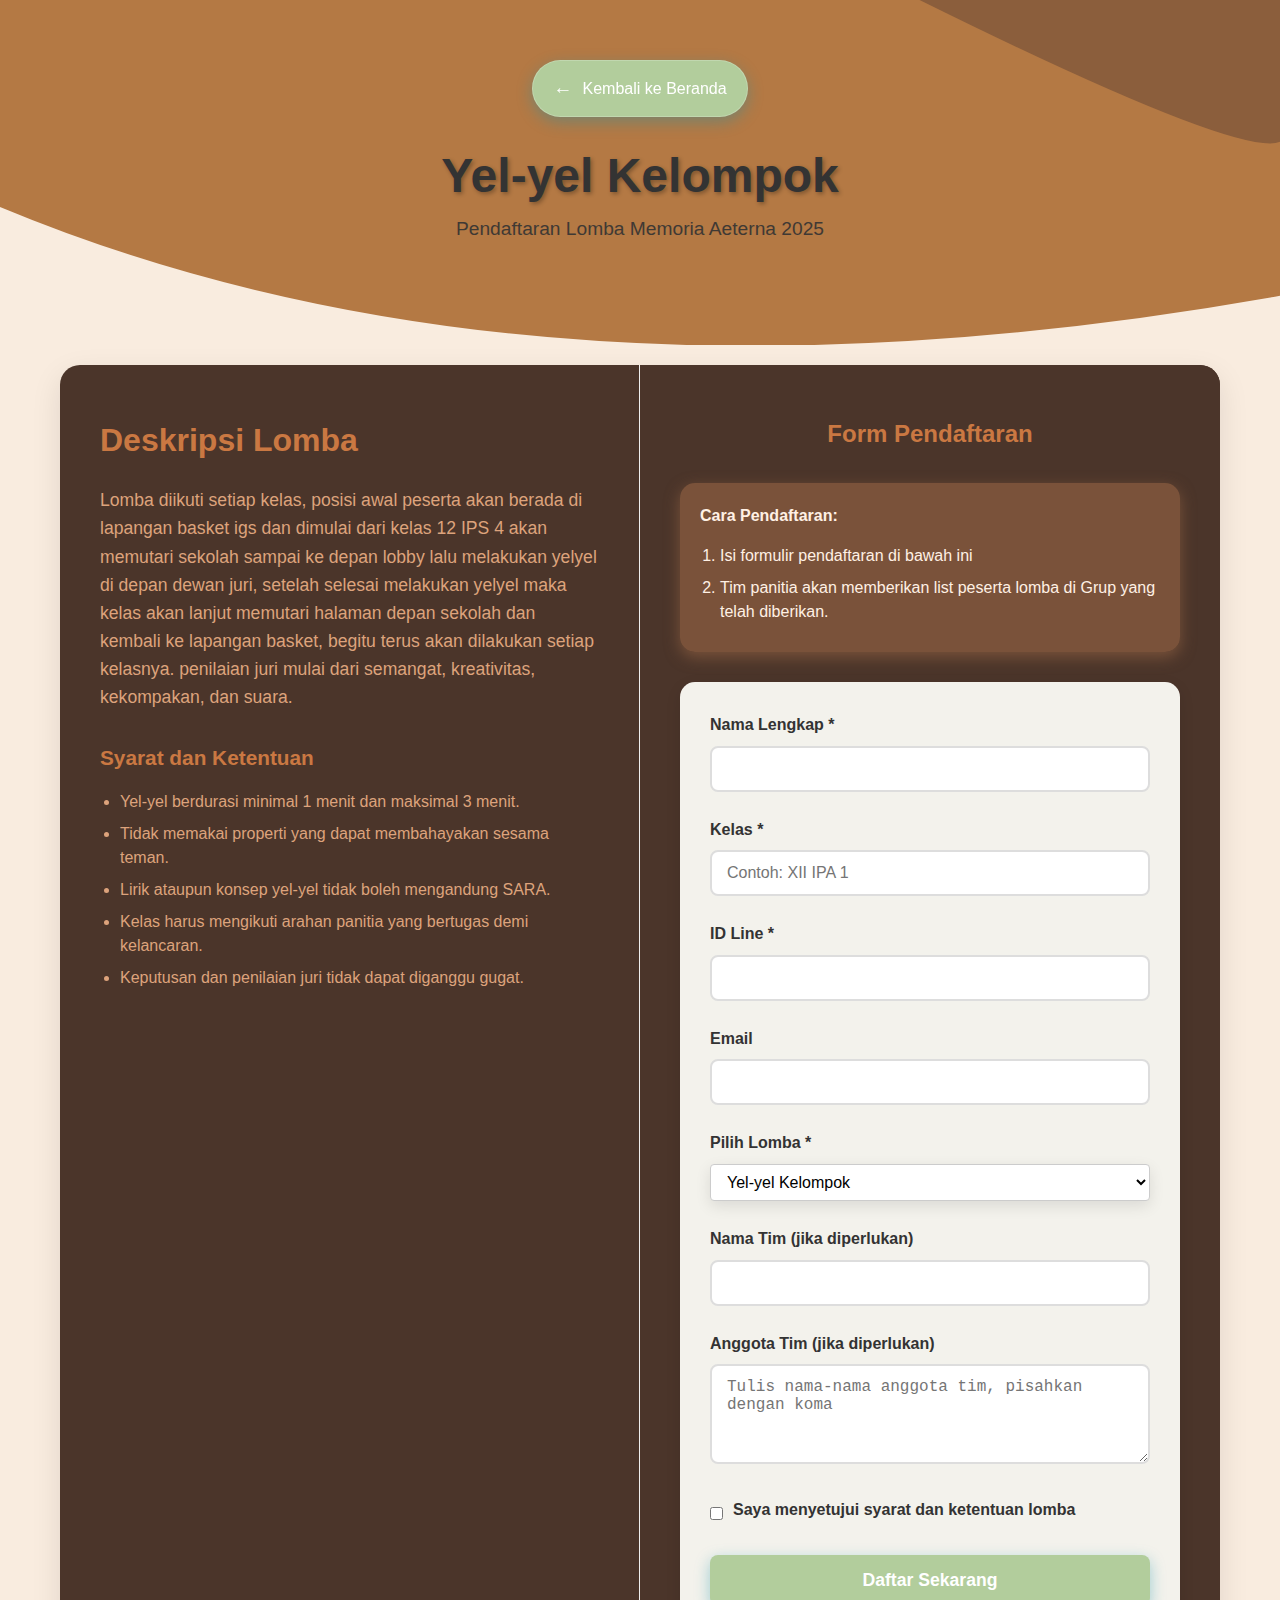
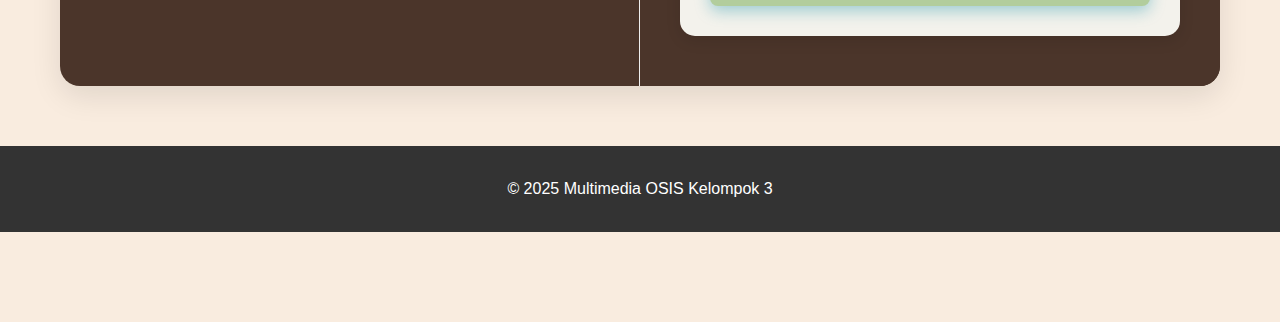
<file: yelyel-kelompok.html>
<!DOCTYPE html>
<html lang="id">
<head>
    <meta charset="UTF-8">
    <meta name="viewport" content="width=device-width, initial-scale=1.0">
    <title>Yel-yel Kelompok - Memoria Aeterna OSIS</title>
    <link rel="stylesheet" href="style.css">
    <link rel="stylesheet" href="competition.css">
</head>
<body>
    <header class="competition-header">
        <div class="container">
            <div class="header-top">
                <a href="index.html" class="back-btn">
                    <span class="back-icon">←</span>
                    <span class="back-text">Kembali ke Beranda</span>
                </a>
            </div>
            <div class="header-content">
                <h1 class="competition-title">Yel-yel Kelompok</h1>
                <p class="competition-subtitle">Pendaftaran Lomba Memoria Aeterna 2025</p>
            </div>
        </div>
    </header>

    <main>
        <section class="competition-detail">
            <div class="container">
                <div class="detail-grid">
                    <div class="competition-info">
                        <h2>Deskripsi Lomba</h2>
                        <p>Lomba diikuti setiap kelas, posisi awal peserta akan berada di lapangan basket igs dan dimulai dari kelas 12 IPS 4 akan memutari sekolah sampai ke depan lobby lalu melakukan yelyel di depan dewan juri, setelah selesai melakukan yelyel maka kelas akan lanjut memutari halaman depan sekolah dan kembali ke lapangan basket, begitu terus akan dilakukan setiap kelasnya. penilaian juri mulai dari semangat, kreativitas, kekompakan, dan suara.</p>
                        
                        <h3>Syarat dan Ketentuan</h3>
                        <ul>
                            <li>Yel-yel berdurasi minimal 1 menit dan maksimal 3 menit.</li>
                            <li>Tidak memakai properti yang dapat membahayakan sesama teman.</li>
                            <li>⁠Lirik ataupun konsep yel-yel tidak boleh mengandung SARA.</li>
                            <li>Kelas harus mengikuti arahan panitia yang bertugas demi kelancaran.</li>
                            <li>Keputusan dan penilaian juri tidak dapat diganggu gugat.</li>
                        </ul>
                        
                        <!-- <h3>Hadiah</h3>
                        <ul class="prizes">
                            <li>Juara 1: -</li>
                            <li>Juara 2: -</li>
                            <li>Juara 3: -</li>
                        </ul> -->
                    </div>

                    <div class="registration-form">
                        <h2>Form Pendaftaran</h2>
                        
                        <div class="form-info">
                            <p><strong>Cara Pendaftaran:</strong></p>
                            <ol>
                                <li>Isi formulir pendaftaran di bawah ini</li>
                                <!-- <li>Data akan tersimpan otomatis di Google Sheets</li> -->
                                <li>Tim panitia akan memberikan list peserta lomba di Grup yang telah diberikan.</li>
                            </ol>
                            <!-- <div class="alert alert-info" style="margin-top: 15px; padding: 10px; background: #e3f2fd; border-left: 4px solid #2196f3; border-radius: 4px;">
                                <strong>📋 Pendaftaran Online:</strong> Form ini akan menyimpan data pendaftaran secara otomatis ke Google Sheets
                            </div> -->
                        </div>
                        
                        <form id="registration-form" class="custom-form" data-competition="Yel-yel Kelompok" data-spreadsheet-api="https://sheet2api.com/v1/mpcUJpeHSdGQ/memoria-aeterna-25">
                            <div class="form-group">
                                <label for="name">Nama Lengkap *</label>
                                <input type="text" id="name" name="Name" required>
                            </div>
                            <div class="form-group">
                                <label for="class">Kelas *</label>
                                <input type="text" id="class" name="Class" placeholder="Contoh: XII IPA 1" required>
                            </div>
                            <div class="form-group">
                                <label for="phone">ID Line *</label>
                                <input type="tel" id="phone" name="Phone" required>
                            </div>
                            <div class="form-group">
                                <label for="email">Email</label>
                                <input type="email" id="email" name="Email">
                            </div>
                            <div class="form-group">
                                <label for="competition">Pilih Lomba *</label>
                                <select id="competition" name="Competition" required class="custom-form" style="width:100%;padding:8px 12px;border:1px solid #ccc;border-radius:4px;font-size:1em;background:#fff;">
                                    <option value="Yel-yel Kelompok" selected>Yel-yel Kelompok</option>
                                    <option value="Fun Cooking" disabled>Fun Cooking</option>
                                    <option value="Golden Egg" disabled>Golden Egg</option>
                                    <option value="Udara Darat Laut" disabled>Udara Darat Laut</option>
                                    <option value="Trilomba" disabled>Trilomba</option>
                                </select>
                            </div>
                            <div class="form-group">
                                <label for="team_name">Nama Tim (jika diperlukan)</label>
                                <input type="text" id="team_name" name="Team Name">
                            </div>
                            <div class="form-group">
                                <label for="team_members">Anggota Tim (jika diperlukan)</label>
                                <textarea id="team_members" name="Team Members" placeholder="Tulis nama-nama anggota tim, pisahkan dengan koma"></textarea>
                            </div>
                            <div class="form-group checkbox-group">
                                <input type="checkbox" id="agree" required>
                                <label for="agree">Saya menyetujui syarat dan ketentuan lomba</label>
                            </div>
                            <button type="submit" class="submit-btn">
                                <span class="btn-text">Daftar Sekarang</span>
                                <span class="btn-loading" style="display: none;">Mengirim...</span>
                            </button>
                        </form>
                        
                        <div id="form-message" class="form-message" style="display: none;"></div>
                        
                        <script src="https://sheet2api.com/v1/template.js"></script>
                    </div>
                </div>
            </div>
        </section>
    </main>

    <footer>
        <div class="container">
            <p>&copy; 2025 Multimedia OSIS Kelompok 3</p>
        </div>
    </footer>
    <script src="form-handler.js"></script>
</body>
</html>
</file>
<file: style.css>
.navbar a:hover, .nav-menu a:hover {
  color: #c97842 !important;
}
* {
  margin: 0;
  padding: 0;
  box-sizing: border-box;
}

body {
  font-family: "Arial", sans-serif;
  line-height: 1.6;
  color: #865a3e;
  background-color: #f3f2ec;
}

.container {
  max-width: 1200px;
  margin: 0 auto;
  padding: 0 20px;
}

/* Navigation Styles */
.navbar {
  background: #4b352a;
  color: #9c755d;
  padding: 0;
  position: fixed;
  top: 0;
  left: 0;
  right: 0;
  z-index: 1000;
  transition: all 0.3s ease;
  box-shadow: 0 2px 10px rgba(0, 0, 0, 0.1);
}

.nav-logo, .nav-menu, .nav-menu a {
  color: #cc9b7d !important;
}

.navbar.scrolled {
  background: #e62727;
  backdrop-filter: blur(10px);
  box-shadow: 0 4px 20px rgba(0, 0, 0, 0.2);
}

/* Add padding to body to compensate for fixed navbar */
body {
  padding-top: 70px;
}

/* Clean Hero Section */
.hero-section {
  min-height: 100vh;
  background: linear-gradient(to bottom, rgb(122, 70, 14), #b14a27, white);
  color: #865a3e;
  position: relative;
  display: flex;
  align-items: center;
  overflow: hidden;
}

.hero-background {
  position: absolute;
  top: 0;
  left: 0;
  width: 100%;
  height: 100%;
  z-index: 1;
}

.hero-background::before {
  content: "";
  position: absolute;
  top: 0;
  left: 0;
  right: 0;
  bottom: 0;
  background: url('data:image/svg+xml,<svg xmlns="http://www.w3.org/2000/svg" viewBox="0 0 1000 300" preserveAspectRatio="none"><rect width="1000" height="300" fill="%23fff0e4"/><path d="M0,100 C250,200 750,0 1000,100 L1000,0 L0,0 Z" fill="%23dda37c"/></svg>') no-repeat center;
  background-size: cover;
  opacity: 1;
  z-index: 1;
}



.container {
  position: relative;
  z-index: 2;
}

/* Hero Content */
.hero-content {
  display: grid;
  grid-template-columns: 1fr 1fr;
  gap: 60px;
  align-items: center;
  max-width: 1200px;
  margin: 0 auto;
  padding: 0 20px;
}

.hero-left {
  text-align: left;
  width: 100%;
}

.hero-right {
  text-align: left;
  width: 100%;
}

.hero-badge {
  display: inline-block;
  background: rgba(255, 255, 255, 0.2);
  backdrop-filter: blur(10px);
  padding: 8px 20px;
  border-radius: 50px;
  margin-bottom: 30px;
  border: 1px solid rgba(255, 255, 255, 0.3);
}

.badge-text {
  font-size: 18px;
  font-weight: 600;
  color: white;
}

.hero-title {
  margin-bottom: 30px;
  color: #865a3e;
}

.hero-title h1 {
  font-size: 5.5rem;
  font-weight: 900;
  line-height: 0.9;
  margin: 0;
  text-shadow: 2px 2px 4px rgba(0, 0, 0, 0.3);
  letter-spacing: -2px;
  font-family: "Arial Black", Arial, sans-serif;
  color: #865a3e;
}

.title-year {
  font-size: 2rem;
  font-weight: 300;
  margin-top: 10px;
  opacity: 0.8;
}

.hero-description {
  margin-bottom: 40px;
}

.hero-description {
  background: rgba(134, 90, 62, 0.8);
  padding: 40px;
  border-radius: 20px;
  backdrop-filter: blur(10px);
  border: 1px solid rgba(255, 255, 255, 0.2);
}

.hero-description h2 {
  font-size: 2rem;
  margin-bottom: 20px;
  color: white;
  font-weight: 700;
}

.hero-description p {
  font-size: 1.1rem;
  line-height: 1.6;
  opacity: 0.9;
  margin-bottom: 20px;
  color: white;
}

.highlight-box {
  display: flex;
  align-items: center;
  gap: 15px;
  background: rgba(255, 255, 255, 0.15);
  padding: 20px;
  border-radius: 15px;
  margin-top: 30px;
  border: 1px solid rgba(255, 255, 255, 0.3);
}

.highlight-icon {
  font-size: 2rem;
  filter: drop-shadow(2px 2px 4px rgba(0, 0, 0, 0.3));
}

.highlight-text {
  color: white;
  line-height: 1.5;
}

.highlight-text strong {
  font-size: 1.1rem;
}

.hero-info {
  display: flex;
  flex-direction: column;
  gap: 15px;
  margin: 30px 0;
  max-width: 400px;
}

.info-item {
  display: flex;
  align-items: center;
  gap: 15px;
  padding: 20px 25px;
  background: rgba(134, 90, 62, 0.8);
  backdrop-filter: blur(10px);
  border: 1px solid rgba(96, 65, 45, 0.8);
  border-radius: 15px;
  transition: all 0.3s ease;
}

.info-item:hover {
  background: rgba(255, 255, 255, 0.15);
  transform: translateY(-2px);
}

.info-icon {
  font-size: 2rem;
  flex-shrink: 0;
}

.info-content {
  flex-grow: 1;
}

.info-value {
  font-size: 1.2rem;
  font-weight: 700;
  color: white;
}

.hero-actions {
  display: flex;
  gap: 20px;
  justify-content: flex-start;
  flex-wrap: wrap;
}

.btn {
  display: inline-flex;
  align-items: center;
  gap: 10px;
  padding: 15px 30px;
  border-radius: 50px;
  text-decoration: none;
  font-weight: bold;
  transition: all 0.3s ease;
  border: 2px solid transparent;
  font-size: 1rem;
}

.btn-primary {
  background: #b2cd9c;
  color: white;
  box-shadow: 0 5px 15px rgba(30, 147, 171, 0.4);
}

.btn-primary:hover {
  transform: translateY(-3px);
  box-shadow: 0 8px 25px rgba(230, 39, 39, 0.6);
}

.btn-outline {
  background: #b2cd9c;
  color: white;
  box-shadow: 0 5px 15px rgba(30, 147, 171, 0.4);
}

.btn-outline:hover {
  background: rgba(178, 205, 255, 0.1);
  border-color: white;
  transform: translateY(-3px);
}

.btn-icon {
  font-size: 1.2rem;
}
.floating-shapes {
  position: absolute;
  width: 100%;
  height: 100%;
  overflow: hidden;
  z-index: 0;
}

.shape {
  position: absolute;
  background: linear-gradient(
    45deg,
    rgba(30, 147, 171, 0.1),
    rgba(230, 39, 39, 0.1)
  );
  border-radius: 15px;
  animation: float 15s infinite ease-in-out;
  backdrop-filter: blur(5px);
  border: 1px solid rgba(255, 255, 255, 0.1);
}

.shape-1 {
  width: 120px;
  height: 80px;
  top: 15%;
  left: 5%;
  animation-delay: 0s;
  transform: rotate(15deg);
}

.shape-2 {
  width: 100px;
  height: 140px;
  top: 65%;
  left: 85%;
  animation-delay: 3s;
  transform: rotate(-20deg);
}

.shape-3 {
  width: 80px;
  height: 80px;
  top: 75%;
  left: 15%;
  animation-delay: 6s;
  transform: rotate(45deg);
}

.shape-4 {
  width: 150px;
  height: 100px;
  top: 5%;
  left: 75%;
  animation-delay: 9s;
  transform: rotate(-10deg);
}

.shape-5 {
  width: 60px;
  height: 120px;
  top: 35%;
  left: 92%;
  animation-delay: 12s;
  transform: rotate(30deg);
}

@keyframes float {
  0%,
  100% {
    transform: translateY(0px) translateX(0px)
      rotate(var(--initial-rotation, 0deg));
    opacity: 0.6;
  }
  33% {
    transform: translateY(-15px) translateX(10px)
      rotate(calc(var(--initial-rotation, 0deg) + 10deg));
    opacity: 0.8;
  }
  66% {
    transform: translateY(10px) translateX(-5px)
      rotate(calc(var(--initial-rotation, 0deg) - 5deg));
    opacity: 0.6;
  }
}

/* Particles */
.particles-container {
  position: absolute;
  width: 100%;
  height: 100%;
  z-index: 1;
}

.particle {
  position: absolute;
  width: 2px;
  height: 2px;
  background: #c97842;
  border-radius: 50%;
  animation: sparkle 3s infinite;
}

.particle:nth-child(1) {
  top: 20%;
  left: 15%;
  animation-delay: 0s;
}
.particle:nth-child(2) {
  top: 80%;
  left: 85%;
  animation-delay: 1s;
}
.particle:nth-child(3) {
  top: 60%;
  left: 30%;
  animation-delay: 2s;
}
.particle:nth-child(4) {
  top: 30%;
  left: 70%;
  animation-delay: 0.5s;
}
.particle:nth-child(5) {
  top: 90%;
  left: 20%;
  animation-delay: 1.5s;
}
.particle:nth-child(6) {
  top: 10%;
  left: 90%;
  animation-delay: 2.5s;
}

@keyframes sparkle {
  0%,
  100% {
    opacity: 0;
    transform: scale(0);
  }
  50% {
    opacity: 1;
    transform: scale(1);
  }
}

.background-overlay {
  position: absolute;
  top: 0;
  left: 0;
  right: 0;
  bottom: 0;
  background: linear-gradient(
    135deg,
    rgba(230, 39, 39, 0.2) 0%,
    rgba(30, 147, 171, 0.1) 100%
  );
  z-index: 1;
}

.main-content {
  position: relative;
  z-index: 10;
  text-align: center;
  max-width: 900px;
  margin: 0 auto;
  padding: 0 20px;
}

/* Welcome Badge */
.welcome-badge {
  display: inline-flex;
  align-items: center;
  gap: 8px;
  background: rgba(255, 255, 255, 0.15);
  backdrop-filter: blur(10px);
  border: 1px solid rgba(255, 255, 255, 0.2);
  padding: 10px 20px;
  border-radius: 50px;
  margin-bottom: 25px;
  font-size: 0.9rem;
  font-weight: 500;
  letter-spacing: 1px;
  margin-top: 50px;
}

.badge-icon {
  font-size: 1.2rem;
}

/* Main Title */
.main-title {
  margin-bottom: 20px;
  line-height: 1.1;
}

.title-word {
  display: block;
  font-size: 3.8rem;
  font-weight: 800;
  letter-spacing: 2px;
  background: linear-gradient(
    45deg,
    #ff6b6b,
    #ffd93d,
    #6bcf7f,
    #4ecdc4,
    #ff6b6b
  );
  background-size: 400% 400%;
  -webkit-background-clip: text;
  -webkit-text-fill-color: transparent;
  background-clip: text;
  animation: gradientShift 4s ease-in-out infinite;
  text-shadow: 0 0 50px rgba(255, 255, 255, 0.3);
}

.word-1 {
  animation-delay: 0s;
}

.word-2 {
  animation-delay: 0.5s;
}

/* Subtitle Container */
.subtitle-container {
  display: flex;
  align-items: center;
  justify-content: center;
  gap: 20px;
  margin-bottom: 30px;
}

.line-decoration {
  width: 60px;
  height: 2px;
  background: linear-gradient(90deg, transparent, #ffd93d, transparent);
  animation: shimmer 2s infinite;
}

.main-subtitle {
  font-size: 1.2rem;
  font-weight: 600;
  color: #ffd93d;
  letter-spacing: 3px;
  text-transform: uppercase;
  margin: 0;
}

.main-description {
  font-size: 1.1rem;
  line-height: 1.6;
  margin-bottom: 40px;
  opacity: 0.85;
  max-width: 650px;
  margin-left: auto;
  margin-right: auto;
}

/* Event Info Grid */
.event-info-grid {
  display: grid;
  grid-template-columns: repeat(auto-fit, minmax(200px, 1fr));
  gap: 20px;
  margin-bottom: 50px;
  max-width: 800px;
  margin-left: auto;
  margin-right: auto;
}

.info-card {
  background: rgba(255, 255, 255, 0.1);
  backdrop-filter: blur(15px);
  border: 1px solid rgba(255, 255, 255, 0.2);
  border-radius: 20px;
  padding: 25px 20px;
  text-align: center;
  transition: all 0.3s ease;
  animation: fadeInUp 1s ease-out;
}

.info-card:hover {
  transform: translateY(-5px);
  background: rgba(255, 255, 255, 0.15);
  box-shadow: 0 15px 35px rgba(0, 0, 0, 0.2);
}

.info-icon {
  font-size: 2rem;
  margin-bottom: 10px;
}

.info-number {
  display: block;
  font-size: 2rem;
  font-weight: 900;
  color: #ffd93d;
  margin-bottom: 5px;
}

.info-label {
  font-size: 0.8rem;
  text-transform: uppercase;
  letter-spacing: 1px;
  opacity: 0.8;
}

/* CTA Container */
.cta-container {
  display: flex;
  gap: 20px;
  justify-content: center;
  margin-bottom: 40px;
  flex-wrap: wrap;
}

.cta-button {
  display: inline-flex;
  align-items: center;
  gap: 8px;
  padding: 15px 30px;
  text-decoration: none;
  border-radius: 50px;
  font-weight: 600;
  font-size: 1rem;
  letter-spacing: 1px;
  text-transform: uppercase;
  transition: all 0.4s ease;
  position: relative;
  overflow: hidden;
}

.cta-button.primary {
  background: linear-gradient(45deg, #e62727, #1e93ab);
  color: white;
  box-shadow: 0 15px 35px rgba(230, 39, 39, 0.4);
}

.cta-button.primary:hover {
  transform: translateY(-3px);
  box-shadow: 0 20px 40px rgba(230, 39, 39, 0.6);
}

.cta-button.secondary {
  background: rgba(255, 255, 255, 0.1);
  backdrop-filter: blur(10px);
  border: 2px solid rgba(255, 255, 255, 0.3);
  color: white;
}

.cta-button.secondary:hover {
  background: rgba(255, 255, 255, 0.2);
  transform: translateY(-3px);
}

/* Scroll Indicator */
.scroll-indicator {
  position: absolute;
  bottom: 30px;
  left: 50%;
  transform: translateX(-50%);
  text-align: center;
  animation: bounce 2s infinite;
  z-index: 10;
}

.scroll-text {
  display: block;
  font-size: 0.9rem;
  margin-bottom: 10px;
  opacity: 0.7;
  letter-spacing: 1px;
}

.scroll-arrow {
  width: 2px;
  height: 30px;
  background: #c97842;
  margin: 0 auto;
  position: relative;
}

.arrow-point {
  position: absolute;
  bottom: 0;
  left: 50%;
  transform: translateX(-50%);
  width: 0;
  height: 0;
  border-left: 5px solid transparent;
  border-right: 5px solid transparent;
  border-top: 8px solid white;
}

/* Animations */
@keyframes float {
  0%,
  100% {
    transform: translateY(0px) translateX(0px)
      rotate(var(--initial-rotation, 0deg));
    opacity: 0.6;
  }
  33% {
    transform: translateY(-15px) translateX(10px)
      rotate(calc(var(--initial-rotation, 0deg) + 10deg));
    opacity: 0.8;
  }
  66% {
    transform: translateY(10px) translateX(-5px)
      rotate(calc(var(--initial-rotation, 0deg) - 5deg));
    opacity: 0.6;
  }
}

@keyframes gradientShift {
  0%,
  100% {
    background-position: 0% 50%;
  }
  50% {
    background-position: 100% 50%;
  }
}

@keyframes shimmer {
  0%,
  100% {
    opacity: 0.5;
  }
  50% {
    opacity: 1;
  }
}

@keyframes fadeInDown {
  from {
    opacity: 0;
    transform: translateY(-30px);
  }
  to {
    opacity: 1;
    transform: translateY(0);
  }
}

@keyframes fadeInUp {
  from {
    opacity: 0;
    transform: translateY(30px);
  }
  to {
    opacity: 1;
    transform: translateY(0);
  }
}

@keyframes bounce {
  0%,
  20%,
  50%,
  80%,
  100% {
    transform: translateX(-50%) translateY(0);
  }
  40% {
    transform: translateX(-50%) translateY(-10px);
  }
  60% {
    transform: translateX(-50%) translateY(-5px);
  }
}

.nav-container {
  max-width: 1200px;
  margin: 0 auto;
  padding: 0 20px;
  display: flex;
  justify-content: space-between;
  align-items: center;
  height: 70px;
}

.nav-logo {
  display: flex;
  align-items: center;
  gap: 10px;
  font-size: 1.8rem;
  font-weight: bold;
  color: white;
}

.logo-icon {
  margin-top: 10px;
}

.logo-text {
  font-family: "Arial Black", Arial, sans-serif;
  letter-spacing: -2px;
  font-weight: 700;
}
.nav-menu {
  display: flex;
  list-style: none;
  margin: 0;
  padding: 0;
  gap: 0;
}

.nav-item {
  position: relative;
}

.nav-link {
  color: white;
  text-decoration: none;
  padding: 25px 25px;
  display: block;
  font-weight: bold;
  font-size: 1rem;
  letter-spacing: 1px;
  transition: all 0.3s ease;
  text-transform: uppercase;
  font-family: "Arial Black", Arial, sans-serif;
  position: relative;
}

.nav-link:hover,
.nav-link.active {
  background: rgba(141, 84, 53, 0.2);
  color: #c97842;
}

.nav-link.active::after {
  content: "";
  position: absolute;
  bottom: 0;
  left: 25px;
  right: 25px;
  height: 3px;
  background: white;
  border-radius: 2px;
}

/* Hamburger Menu */
.hamburger {
  display: none;
  flex-direction: column;
  cursor: pointer;
}

.bar {
  width: 25px;
  height: 3px;
  background: white;
  margin: 3px 0;
  transition: 0.3s;
}

/* Video Section */
.video-section {
  padding: 80px 0;
  background: #e62727;
  text-align: center;
}

.video-section h2 {
  font-size: 3rem;
  margin-bottom: 20px;
  font-family: "Arial Black", Arial, sans-serif;
  font-weight: 900;
}
.video-section p {
  font-size: 1.2rem;
  margin-bottom: 50px;
  color: white;
  opacity: 0.8;
}

.videos-grid {
  display: grid;
  grid-template-columns: repeat(auto-fit, minmax(400px, 1fr));
  gap: 40px;
  max-width: 1000px;
  margin: 0 auto;
}

.video-item {
  background: white;
  border-radius: 15px;
  overflow: hidden;
  box-shadow: 0 5px 15px rgba(0, 0, 0, 0.1);
  transition: transform 0.3s ease;
}
.video-item h3 {
  color: rgb(157, 102, 30);
}

.video-item:hover {
  transform: translateY(-5px);
}

.video-wrapper {
  position: relative;
  width: 100%;
  height: 250px;
  background: #dcdcdc;
  display: flex;
  align-items: center;
  justify-content: center;
  border-bottom: 3px solid #1e93ab;
}

/* .video-wrapper::before {
    content: '▶';
    font-size: 3rem;
    color: #1E93AB;
    position: absolute;
    z-index: 2;
} */

.video-wrapper::after {
  content: "";
  position: absolute;
  top: 0;
  left: 0;
  right: 0;
  bottom: 0;
  background: linear-gradient(45deg, #bb7436 0%, #f77636 100%);
  opacity: 0.1;
  z-index: 1;
}

.video-info {
  padding: 25px;
  text-align: left;
}

.video-info h3 {
  margin-bottom: 15px;
  font-size: 1.3rem;
  font-weight: bold;
  color: rgb(157, 102, 30);
}

.video-info p {
  color: #666;
  line-height: 1.5;
  margin-bottom: 15px;
  font-size: 1rem;
}

.video-stats {
  display: flex;
  gap: 20px;
  font-size: 0.9rem;
  color: #1e93ab;
}

.stat {
  font-weight: bold;
}
.container h2 {
  color: rgb(157, 102, 30);
}
/* Responsive Navigation */
@media (max-width: 768px) {
  .nav-menu {
    position: fixed;
    left: -100%;
    top: 70px;
    flex-direction: column;
    background: linear-gradient(to right, rgb(153, 72, 45), rgb(228, 98, 38));
    width: 100%;
    text-align: center;
    transition: 0.3s;
    box-shadow: 0 10px 27px rgba(0, 0, 0, 0.05);
    gap: 0;
  }

  .nav-menu.active {
    left: 0;
  }

  .nav-item {
    margin: 0;
  }

  .nav-link {
    padding: 20px;
    border-bottom: 1px solid rgba(255, 255, 255, 0.1);
  }

  .hamburger {
    display: flex;
  }

  .hamburger.active .bar:nth-child(2) {
    opacity: 0;
  }

  .hamburger.active .bar:nth-child(1) {
    transform: translateY(8px) rotate(45deg);
  }

  .hamburger.active .bar:nth-child(3) {
    transform: translateY(-8px) rotate(-45deg);
  }

  .hero-content h1 {
    font-size: 2rem;
  }

  .hero-content p {
    font-size: 1rem;
  }

  .organizers {
    grid-template-columns: repeat(2, 1fr);
    gap: 20px;
  }
}

/* About Event Section */
.about-event {
  padding: 80px 0;
  background: url('data:image/svg+xml,<svg xmlns="http://www.w3.org/2000/svg" viewBox="0 0 1000 300" preserveAspectRatio="none"><rect width="1000" height="300" fill="%23fff0e4"/><path d="M0,100 C250,200 750,0 1000,100 L1000,0 L0,0 Z" fill="%23dda37c"/></svg>') no-repeat center;
  text-align: center;
  display: flex;
  flex-direction: column;
  align-items: center;
  justify-content: center;
  height: 100vh;
}

.about-event h2 {
  text-align: center;
  font-size: 3rem;
  margin-bottom: 30px;
  color: rgb(157, 102, 30);
  font-family: "Arial Black", Arial, sans-serif;
  font-weight: 900;
}

.about-event p {
  font-size: 1.2rem;
  margin-bottom: 50px;
  text-align: center;
  max-width: 900px;
  margin-left: auto;
  margin-right: auto;
  line-height: 1.6;
  color: #865a3e;
}

.event-details {
  display: grid;
  grid-template-columns: repeat(auto-fit, minmax(250px, 1fr));
  gap: 30px;
  margin-top: 40px;
}

.detail-item {
  text-align: center;
  padding: 20px;
  background: rgba(134, 90, 62, 0.8);
  border-radius: 10px;
  box-shadow: 0 2px 5px rgba(0, 0, 0, 0.1);
  display: flex;
  flex-direction: column;
  justify-content: center;
  align-items: center;
  min-height: 80px;
}

.detail-item h3 {
  font-size: 1.3rem;
  color: white;
  margin: 0;
  text-align: center;
  width: 100%;
}

.detail-item p {
  font-size: 1.1rem;
  font-weight: bold;
  margin: 0;
  text-align: center;
  width: 100%;
}

/* Competitions Section */
.competitions {
  padding: 80px 0 60px 0;
  background: url("data:image/svg+xml;utf8,<svg xmlns='http://www.w3.org/2000/svg' viewBox='0 0 1440 900'><path fill='%238b5e3c' d='M0,0 L1440,0 L1440,900 L0,900 Z'/><path fill='%23b47944' d='M0,200 Q500,0 1000,250 T1440,400 L1440,900 L0,900 Z'/><path fill='%23f9ecdf' d='M0,500 Q600,750 1440,600 L1440,900 L0,900 Z'/></svg>") no-repeat center/cover;
  position: relative;
  overflow: hidden;
  text-align: center;
}

.competitions::before {
  content: "";
  position: absolute;
  top: 0;
  left: 0;
  right: 0;
  bottom: 0;
  background: url('data:image/svg+xml,<svg width="60" height="60" xmlns="http://www.w3.org/2000/svg"><defs><pattern id="dots" width="60" height="60" patternUnits="userSpaceOnUse"><circle cx="30" cy="30" r="1.5" fill="rgba(255,255,255,0.1)"/></pattern></defs><rect width="100%" height="100%" fill="url(%23dots)"/></svg>')
  repeat;
  z-index: 1;
}

.competitions .container {
  position: relative;
  z-index: 2;
}

.competitions h2 {
  text-align: center;
  font-size: 3.5rem;
  margin-bottom: 50px;
  color: white;
  text-shadow: 2px 2px 4px rgba(0, 0, 0, 0.3);
  font-family: "Arial Black", Arial, sans-serif;
  font-weight: 900;
}

.competition-grid {
  display: flex;
  justify-content: center;
  align-items: center;
  gap: 25px;
  max-width: 1200px;
  margin: 0 auto;
  flex-wrap: wrap;
}

.competition-card {
  background: white;
  border: 5px solid rgb(206, 143, 60);
  border-radius: 15px;
  padding: 10px;
  text-align: center;
  cursor: pointer;
  transition: all 0.3s ease;
  color: #865a3e;
  box-shadow: 0 5px 15px rgba(0, 0, 0, 0.1);
  width: 500px;
  height: 600px;
  display: flex;
  flex-direction: column;
  justify-content: center;
  align-items: center;
  position: relative;
  overflow: hidden;
}

.competition-card::before {
  content: "";
  position: absolute;
  top: 0;
  left: 0;
  right: 0;
  bottom: 0;
  background: linear-gradient(
    45deg,
    rgba(46, 134, 222, 0.1),
    rgba(255, 107, 107, 0.1)
  );
  opacity: 0;
  transition: opacity 0.3s ease;
  z-index: 1;
}

.competition-card:hover::before {
  opacity: 1;
}

.competition-card:hover {
  transform: translateY(-5px);
  box-shadow: 0 10px 25px rgba(30, 147, 171, 0.3);
  background: rgb(157, 102, 30);
  color: white;
  border-color: rgb(165, 101, 18);
}

.competition-card > * {
  position: relative;
  z-index: 2;
}

.competition-card img {
  width: 100%;
  height: 100%;
  object-fit: cover;
  object-position: center;
  border-radius: 10px;
  transition: transform 0.3s ease;
}

.competition-card:hover img {
  transform: scale(1.02);
}

.card-icon {
  font-size: 3rem;
  margin-bottom: 15px;
  color: #1e93ab;
  transition: all 0.3s ease;
}

.competition-card:hover .card-icon {
  color: white;
  transform: scale(1.1);
}

.competition-card h3 {
  font-size: 0.95rem;
  font-weight: bold;
  text-shadow: 1px 1px 2px rgba(0, 0, 0, 0.5);
  line-height: 1.2;
  margin-bottom: 5px;
}

.competition-card .card-description {
  font-size: 0.75rem;
  color: #666;
  text-align: center;
  margin: 0 0 8px 0;
  line-height: 1.3;
  padding: 0 8px;
}

.competition-card:hover .card-description {
  color: rgba(255, 255, 255, 0.9);
}

.card-action {
  font-size: 0.7rem;
  color: #1e93ab;
  font-weight: bold;
  text-transform: uppercase;
  letter-spacing: 1px;
  margin-top: 5px;
}

.competition-card:hover .card-action {
  color: white;
}

/* Responsive Design */
@media (max-width: 1200px) {
  .competition-grid {
    grid-template-columns: repeat(4, 1fr);
    max-width: 800px;
  }
}

@media (max-width: 768px) {
  .hero-content {
    grid-template-columns: 1fr;
    gap: 40px;
    text-align: center;
  }

  .hero-left {
    text-align: center;
  }

  .hero-right {
    text-align: left;
  }

  .hero-description {
    padding: 30px 25px;
  }

  .hero-description h2 {
    font-size: 1.5rem;
  }

  .about-title h1 {
    font-size: 2rem;
  }

  .about-description p {
    font-size: 1rem;
  }

  .organizers {
    grid-template-columns: repeat(2, 1fr);
    gap: 20px;
  }

  .competition-grid {
    grid-template-columns: repeat(2, 1fr);
    gap: 20px;
    max-width: 500px;
  }

  .competition-card {
    padding: 25px 15px;
    min-height: 140px;
  }

  .card-icon {
    font-size: 2.5rem;
  }

  .competition-card h3 {
    font-size: 0.9rem;
  }

  .hero-title h1 {
    font-size: 2.5rem;
  }

  .info-item {
    padding: 15px;
  }

  .hero-actions {
    flex-direction: column;
    align-items: center;
  }

  .btn {
    width: 80%;
    max-width: 300px;
    justify-content: center;
  }
}

@media (max-width: 480px) {
  .competition-grid {
    grid-template-columns: 1fr;
    max-width: 300px;
    gap: 15px;
  }

  .competition-card {
    width: 280px;
    height: 350px;
    padding: 8px;
  }

  .container {
    padding: 0 15px;
  }
}

/* About Us Section */
.about-us {
  background: url('data:image/svg+xml,<svg xmlns="http://www.w3.org/2000/svg" viewBox="0 0 1000 300" preserveAspectRatio="none"><rect width="1000" height="300" fill="%23fff0e4"/><path d="M0,100 C250,200 750,0 1000,100 L1000,0 L0,0 Z" fill="%23dda37c"/></svg>') no-repeat center;
  color: #4b352a;
  padding: 80px 0;
}

.about-us h2 {
  text-align: center;
  font-size: 3rem;
  margin-bottom: 20px;
  font-family: "Arial Black", Arial, sans-serif;
  font-weight: 900;
  color: #4b352a;
  /* text-shadow: 2px 2px 4px rgba(0, 0, 0, 0.3); */
}

.about-us > .container > p {
  text-align: center;
  font-size: 1.3rem;
  margin-bottom: 50px;
  opacity: 0.9;
}

.organization-structure {
  max-width: 1200px;
  margin: 0 auto;
}

.org-section {
  background: rgba(75, 53, 42, 0.8);
  border-radius: 15px;
  padding: 30px;
  margin-bottom: 30px;
  backdrop-filter: blur(10px);
  border: 1px solid rgba(255, 255, 255, 0.2);
}

.org-section h3 {
  color: #ffe4b5;
  font-size: 1.5rem;
  font-weight: bold;
  text-align: center;
  margin-bottom: 25px;
  text-transform: uppercase;
  letter-spacing: 1px;
  border-bottom: 2px solid #ffe4b5;
  padding-bottom: 10px;
}

.positions-grid {
  display: grid;
  grid-template-columns: repeat(auto-fit, minmax(200px, 1fr));
  gap: 20px;
}

.position-item {
  background: rgba(255, 255, 255, 0.15);
  border-radius: 10px;
  padding: 20px;
  text-align: center;
  transition: all 0.3s ease;
  border: 1px solid rgba(255, 255, 255, 0.1);
  display: flex;
  flex-direction: column;
  justify-content: center;
  align-items: center;
  min-height: 100px;
}

.position-item:hover {
  background: rgba(255, 255, 255, 0.25);
  transform: translateY(-5px);
  box-shadow: 0 5px 15px rgba(0, 0, 0, 0.2);
}

.position-item h4 {
  color: #ffe4b5;
  font-size: 1rem;
  font-weight: bold;
  margin: 0 0 8px 0;
  text-transform: uppercase;
  letter-spacing: 0.5px;
  text-align: center;
  width: 100%;
}

.position-item p {
  color: white;
  font-size: 1rem;
  margin: 0;
  line-height: 1.4;
  text-align: center;
  width: 100%;
}

/* Responsive Design for About Us */
@media (max-width: 768px) {
  .about-us {
    padding: 60px 0;
  }

  .about-us h2 {
    font-size: 2.2rem;
  }

  .org-section {
    padding: 20px;
    margin-bottom: 20px;
  }

  .org-section h3 {
    font-size: 1.2rem;
  }

  .positions-grid {
    grid-template-columns: 1fr;
    gap: 15px;
  }

  .position-item {
    padding: 15px;
  }
}

/* Footer */
footer {
  background: #333;
  color: white;
  text-align: center;
  padding: 30px 0;
  margin-top: 0;
}

/* Video Section */
.video-section {
  padding: 80px 0;
  background: #f8f9fa;
}

.video-section h2 {
  text-align: center;
  font-size: 2.5rem;
  margin-bottom: 20px;
  color: #d32f2f;
}

.video-section > .container > p {
  text-align: center;
  font-size: 1.2rem;
  margin-bottom: 50px;
  color: #666;
  max-width: 600px;
  margin-left: auto;
  margin-right: auto;
}

.videos-grid {
  display: grid;
  grid-template-columns: 1fr 1fr;
  gap: 40px;
  max-width: 1200px;
  margin: 0 auto;
}

.video-item {
  background: white;
  border-radius: 15px;
  overflow: hidden;
  box-shadow: 0 10px 30px rgba(0, 0, 0, 0.1);
  transition: transform 0.3s ease;
}

.video-item:hover {
  transform: translateY(-5px);
}

.video-wrapper {
  position: relative;
  width: 100%;
  height: 0;
  padding-bottom: 56.25%; /* 16:9 aspect ratio */
  overflow: hidden;
}

.video-wrapper video {
  position: absolute;
  top: 0;
  left: 0;
  width: 100%;
  height: 100%;
  object-fit: cover;
}

.video-info {
  background: white;
  padding: 30px;
  border-radius: 15px;
  box-shadow: 0 5px 15px rgba(0, 0, 0, 0.1);
}

.video-info h3 {
  font-size: 1.5rem;
  color: #d32f2f;
  margin-bottom: 15px;
}

.video-info p {
  line-height: 1.6;
  margin-bottom: 20px;
  color: #555;
}

.video-stats {
  display: flex;
  flex-direction: column;
  gap: 8px;
}

.stat {
  display: inline-block;
  padding: 8px 12px;
  background: #f0f0f0;
  border-radius: 20px;
  font-size: 0.9rem;
  color: #666;
}
.source {
  display: flex;
  text-align: center;
}
.source a {
  text-decoration: none;
  color: white;
  display: flex;
  text-align: center;
  align-items: center;
  justify-content: center;
}
.o1,
.o2 {
  width: 100px;
  height: 43px;
  background-color: #8b4513;
  border-radius: 10px;
  padding: 7px 5px 5px 5px;
  margin-top: 7px;
}
.o1 {
  margin-right: 10px;
}
/* Animation Classes */
.animate-in {
  animation: slideInUp 0.6s ease-out forwards;
}

.competition-card,
.organizer-item,
.detail-item,
.video-container {
  opacity: 0;
  transform: translateY(30px);
  transition: all 0.6s ease-out;
}

.competition-card.animate-in,
.organizer-item.animate-in,
.detail-item.animate-in,
.video-container.animate-in {
  opacity: 1;
  transform: translateY(0);
}

/* Loading and transition effects */
.competition-card {
  animation: fadeInUp 0.6s ease-out;
}

@keyframes fadeInUp {
  from {
    opacity: 0;
    transform: translateY(30px);
  }
  to {
    opacity: 1;
    transform: translateY(0);
  }
}

@keyframes slideInUp {
  from {
    opacity: 0;
    transform: translateY(50px);
  }
  to {
    opacity: 1;
    transform: translateY(0);
  }
}

@keyframes pulse {
  0% {
    box-shadow: 0 4px 8px rgba(211, 47, 47, 0.2);
  }
  50% {
    box-shadow: 0 8px 16px rgba(211, 47, 47, 0.4);
    transform: translateY(-2px);
  }
  100% {
    box-shadow: 0 4px 8px rgba(211, 47, 47, 0.2);
  }
}

@keyframes bounceIn {
  0% {
    opacity: 0;
    transform: scale(0.3) translateY(-50px);
  }
  50% {
    opacity: 1;
    transform: scale(1.05) translateY(-10px);
  }
  70% {
    transform: scale(0.9) translateY(0);
  }
  100% {
    opacity: 1;
    transform: scale(1) translateY(0);
  }
}

@keyframes slideInLeft {
  from {
    opacity: 0;
    transform: translateX(-100px);
  }
  to {
    opacity: 1;
    transform: translateX(0);
  }
}

@keyframes slideInRight {
  from {
    opacity: 0;
    transform: translateX(100px);
  }
  to {
    opacity: 1;
    transform: translateX(0);
  }
}

/* Hover animations */
.competition-card:hover {
  transform: translateY(-8px) scale(1.02);
  transition: all 0.3s ease;
}

.video-wrapper:hover {
  transform: scale(1.02);
  transition: all 0.3s ease;
}

/* Responsive Design */
@media (max-width: 768px) {
  /* Main section responsive */
  .title-word {
    font-size: 2.8rem;
  }

  .main-subtitle {
    font-size: 1rem;
    letter-spacing: 2px;
  }

  .main-description {
    font-size: 1rem;
  }

  .event-info-grid {
    grid-template-columns: repeat(2, 1fr);
    gap: 15px;
  }

  .info-card {
    padding: 20px 15px;
  }

  .info-number {
    font-size: 2rem;
  }

  .cta-container {
    flex-direction: column;
    align-items: center;
  }

  .cta-button {
    width: 100%;
    max-width: 280px;
    justify-content: center;
  }

  /* Video section responsive */
  .videos-grid {
    grid-template-columns: 1fr;
    gap: 30px;
  }

  .video-section h2 {
    font-size: 2rem;
  }

  .video-stats {
    flex-direction: row;
    flex-wrap: wrap;
    gap: 5px;
  }

  .stat {
    font-size: 0.8rem;
    padding: 6px 10px;
  }
}

@media (max-width: 480px) {
  .title-word {
    font-size: 2.2rem;
  }

  .main-subtitle {
    font-size: 0.9rem;
    letter-spacing: 1px;
  }

  .main-description {
    font-size: 0.95rem;
  }

  .info-number {
    font-size: 1.8rem;
  }

  .info-label {
    font-size: 0.75rem;
  }

  .cta-button {
    padding: 12px 25px;
    font-size: 0.9rem;
  }

  .welcome-badge {
    font-size: 0.8rem;
    padding: 8px 16px;
  }
}

/* New entrance animations */
@keyframes slideInFromLeft {
  from {
    opacity: 0;
    transform: translateX(-100px);
  }
  to {
    opacity: 1;
    transform: translateX(0);
  }
}

@keyframes slideInFromRight {
  from {
    opacity: 0;
    transform: translateX(100px);
  }
  to {
    opacity: 1;
    transform: translateX(0);
  }
}

@keyframes scaleInUp {
  from {
    opacity: 0;
    transform: scale(0.5) translateY(50px);
  }
  to {
    opacity: 1;
    transform: scale(1) translateY(0);
  }
}

@keyframes rotateIn {
  from {
    opacity: 0;
    transform: rotate(-180deg) scale(0.5);
  }
  to {
    opacity: 1;
    transform: rotate(0deg) scale(1);
  }
}

@keyframes flipIn {
  from {
    opacity: 0;
    transform: rotateY(-90deg);
  }
  to {
    opacity: 1;
    transform: rotateY(0deg);
  }
}

/* Enhanced entrance animations for main elements */
.welcome-badge {
  animation: slideInFromLeft 1.2s ease-out;
}

.title-word.word-1 {
  animation: scaleInUp 1.5s ease-out 0.3s both;
}

.title-word.word-2 {
  animation: scaleInUp 1.5s ease-out 0.6s both;
}

.subtitle-container {
  animation: fadeInUp 1.2s ease-out 0.9s both;
}

.main-description {
  animation: fadeInUp 1.2s ease-out 1.1s both;
}

.event-info-grid {
  animation: slideInUp 1.3s ease-out 1.3s both;
}

.info-card:nth-child(1) {
  animation: flipIn 0.8s ease-out 1.5s both;
}

.info-card:nth-child(2) {
  animation: flipIn 0.8s ease-out 1.7s both;
}

.info-card:nth-child(3) {
  animation: flipIn 0.8s ease-out 1.9s both;
}

.info-card:nth-child(4) {
  animation: flipIn 0.8s ease-out 2.1s both;
}

.cta-container {
  animation: slideInUp 1.2s ease-out 2.3s both;
}

.cta-button.primary {
  animation: rotateIn 0.8s ease-out 2.5s both;
}

.cta-button.secondary {
  animation: rotateIn 0.8s ease-out 2.7s both;
}

.scroll-indicator {
  animation: fadeInUp 1s ease-out 2.9s both;
}

/* Competition cards entrance animations */
.competition-card:nth-child(1) {
  animation: slideInFromLeft 0.8s ease-out 0.2s both;
}

.competition-card:nth-child(2) {
  animation: scaleInUp 0.8s ease-out 0.4s both;
}

.competition-card:nth-child(3) {
  animation: slideInFromRight 0.8s ease-out 0.6s both;
}

.competition-card:nth-child(4) {
  animation: slideInFromLeft 0.8s ease-out 0.8s both;
}

.competition-card:nth-child(5) {
  animation: scaleInUp 0.8s ease-out 1s both;
}

/* Entrance Animation Styles */
.entrance-overlay {
  position: fixed;
  top: 0;
  left: 0;
  width: 100%;
  height: 100%;
  background: #000;
  z-index: 9999;
  display: flex;
  justify-content: center;
  align-items: center;
  animation: fadeOut 1s ease-in-out 4s forwards;
}

.entrance-content {
  text-align: center;
  position: relative;
}

.logo-container {
  position: relative;
  margin-bottom: 30px;
  animation: logoScale 2s ease-out 0.5s both;
}

.entrance-logo {
  width: 120px;
  height: 120px;
  border-radius: 50%;
  position: relative;
  z-index: 2;
  animation: logoGlow 2s ease-in-out 1.5s infinite alternate;
}

.fire-effect {
  position: absolute;
  top: 50%;
  left: 50%;
  transform: translate(-50%, -50%);
  width: 140px;
  height: 140px;
  border-radius: 50%;
  background: radial-gradient(
    circle,
    rgba(255, 69, 0, 0.8) 0%,
    rgba(255, 140, 0, 0.6) 30%,
    rgba(255, 215, 0, 0.4) 60%,
    transparent 80%
  );
  animation: fireEffect 2s ease-in-out 1s infinite alternate;
  z-index: 1;
}

.text-container {
  animation: textReveal 1.5s ease-out 2s both;
}

.entrance-title {
  font-size: 4rem;
  font-weight: 900;
  color: #666;
  margin-bottom: 20px;
  letter-spacing: 8px;
  text-shadow: 2px 2px 4px rgba(0, 0, 0, 0.5);
  overflow: hidden;
}

.text-left {
  display: inline-block;
  animation: slideInLeft 1s ease-out 2.2s both;
}

.text-right {
  display: inline-block;
  animation: slideInRight 1s ease-out 2.4s both;
}

.entrance-subtitle {
  font-size: 2.5rem;
  font-weight: 700;
  background: linear-gradient(45deg, #ff4500, #ffa500, #ffd700);
  -webkit-background-clip: text;
  -webkit-text-fill-color: transparent;
  background-clip: text;
  letter-spacing: 4px;
  text-shadow: 2px 2px 4px rgba(0, 0, 0, 0.3);
  animation: glowText 2s ease-in-out 3s infinite alternate;
}

/* Animation Keyframes */
@keyframes fadeOut {
  0% {
    opacity: 1;
    visibility: visible;
  }
  100% {
    opacity: 0;
    visibility: hidden;
  }
}

@keyframes logoScale {
  0% {
    transform: scale(0) rotate(-180deg);
    opacity: 0;
  }
  50% {
    transform: scale(1.2) rotate(0deg);
    opacity: 1;
  }
  100% {
    transform: scale(1) rotate(0deg);
    opacity: 1;
  }
}

@keyframes logoGlow {
  0% {
    box-shadow: 0 0 20px rgba(255, 69, 0, 0.5);
  }
  100% {
    box-shadow: 0 0 40px rgba(255, 140, 0, 0.8);
  }
}

@keyframes fireEffect {
  0% {
    transform: translate(-50%, -50%) scale(1);
    opacity: 0.6;
  }
  100% {
    transform: translate(-50%, -50%) scale(1.1);
    opacity: 0.8;
  }
}

@keyframes textReveal {
  0% {
    opacity: 0;
    transform: translateY(30px);
  }
  100% {
    opacity: 1;
    transform: translateY(0);
  }
}

@keyframes slideInLeft {
  0% {
    transform: translateX(-100px);
    opacity: 0;
  }
  100% {
    transform: translateX(0);
    opacity: 1;
  }
}

@keyframes slideInRight {
  0% {
    transform: translateX(100px);
    opacity: 0;
  }
  100% {
    transform: translateX(0);
    opacity: 1;
  }
}

@keyframes glowText {
  0% {
    text-shadow: 0 0 10px rgba(255, 140, 0, 0.5);
    filter: brightness(1);
  }
  100% {
    text-shadow: 0 0 20px rgba(255, 140, 0, 0.8), 0 0 30px rgba(255, 69, 0, 0.6);
    filter: brightness(1.2);
  }
}

/* Mobile Responsive for Entrance Animation */
@media (max-width: 768px) {
  .entrance-title {
    font-size: 2.5rem;
    letter-spacing: 4px;
  }

  .entrance-subtitle {
    font-size: 1.8rem;
    letter-spacing: 2px;
  }

  .entrance-logo {
    width: 80px;
    height: 80px;
  }

  .fire-effect {
    width: 100px;
    height: 100px;
  }
}

@media (max-width: 480px) {
  .entrance-title {
    font-size: 2rem;
    letter-spacing: 2px;
  }

  .entrance-subtitle {
    font-size: 1.4rem;
    letter-spacing: 1px;
  }

  .entrance-logo {
    width: 60px;
    height: 60px;
  }

  .fire-effect {
    width: 80px;
    height: 80px;
  }
}
</file>
<file: competition.css>
body {
    margin-top: -10vh;
    background-color: #f9ecdf;
}

.competition-header {
    background: transparent;
    color: #333;
    text-align: center;
    padding: 80px 0 80px 0;
    position: relative;
    overflow: hidden;
    margin-top: 0;
}

.competition-header::before {
    content: '';
    position: absolute;
    top: 0;
    left: 0;
    right: 0;
    bottom: 0;
    background: url("data:image/svg+xml;utf8,<svg xmlns='http://www.w3.org/2000/svg' viewBox='0 0 1440 900'><path fill='%238b5e3c' d='M0,0 L1440,0 L1440,900 L0,900 Z'/><path fill='%23b47944' d='M0,200 Q500,0 1000,250 T1440,400 L1440,900 L0,900 Z'/><path fill='%23f9ecdf' d='M0,500 Q600,750 1440,600 L1440,900 L0,900 Z'/></svg>") no-repeat center/cover;
    background-size: cover;
    z-index: 1;
    padding-bottom: 50px;
}


.competition-header .container {
    position: relative;
    z-index: 2;
}

.competition-header .floating-shapes {
    position: absolute;
    width: 100%;
    height: 100%;
    overflow: hidden;
    z-index: 0;
}

.competition-header .shape {
    position: absolute;
    background: linear-gradient(45deg, rgba(30, 147, 171, 0.1), rgba(230, 39, 39, 0.1));
    border-radius: 15px;
    animation: float 15s infinite ease-in-out;
    backdrop-filter: blur(5px);
    border: 1px solid rgba(255, 255, 255, 0.1);
}

.competition-header .shape-1 {
    width: 120px;
    height: 80px;
    top: 15%;
    left: 5%;
    animation-delay: 0s;
    transform: rotate(15deg);
}

.competition-header .shape-2 {
    width: 100px;
    height: 140px;
    top: 65%;
    left: 85%;
    animation-delay: 3s;
    transform: rotate(-20deg);
}

.competition-header .shape-3 {
    width: 80px;
    height: 80px;
    top: 75%;
    left: 15%;
    animation-delay: 6s;
    transform: rotate(45deg);
}

.header-top {
    margin-bottom: 30px;
}

.back-btn {
    display: inline-flex;
    align-items: center;
    gap: 10px;
    background: #b2cd9c;
    color: white;
    box-shadow: 0 5px 15px rgba(30, 147, 171, 0.4);
    text-decoration: none;
    font-size: 1rem;
    padding: 12px 20px;
    border-radius: 50px;
    transition: all 0.3s ease;
    backdrop-filter: blur(10px);
    border: 1px solid rgba(255, 255, 255, 0.2);
    font-weight: 500;
}

.back-btn:hover {
    background: rgba(255, 255, 255, 0.25);
    transform: translateX(-5px);
    box-shadow: 0 5px 20px rgba(0,0,0,0.2);
}

.back-icon {
    font-size: 1.2rem;
    font-weight: bold;
}

.header-content {
    text-align: center;
}

.competition-title {
    font-size: 3rem;
    font-weight: 900;
    margin-bottom: 10px;
    text-shadow: 2px 2px 4px rgba(0,0,0,0.3);
    line-height: 1.2;
}

.competition-subtitle {
    font-size: 1.2rem;
    opacity: 0.9;
    margin-bottom: 20px;
    font-weight: 300;
}

.competition-badge {
    display: inline-block;
}

.badge-free {
    background: linear-gradient(135deg, #1E93AB, #E62727);
    color: white;
    padding: 8px 20px;
    border-radius: 50px;
    font-weight: bold;
    font-size: 0.9rem;
    box-shadow: 0 3px 10px rgba(30, 147, 171, 0.4);
}

/* Custom Form Styles */
.form-info {
    background: rgb(134, 90, 62, 0.8);
    color: #fff0e4;
    padding: 20px;
    border-radius: 15px;
    margin-bottom: 30px;
    box-shadow: 0 5px 15px rgba(134, 90, 62, 0.8);
}

.form-info ol {
    margin: 15px 0 0 20px;
    color: #fff0e4;
}

.form-info li {
    margin-bottom: 8px;
    line-height: 1.5;
}

.custom-form {
    background: #F3F2EC;
    padding: 30px;
    border-radius: 15px;
    box-shadow: 0 5px 15px rgba(0,0,0,0.1);
}

.form-group {
    margin-bottom: 25px;
}

.form-group label {
    display: block;
    margin-bottom: 8px;
    font-weight: bold;
    color: #333;
}

.form-group input,
.form-group textarea {
    width: 100%;
    padding: 12px 15px;
    border: 2px solid #ddd;
    border-radius: 8px;
    font-size: 1rem;
    transition: border-color 0.3s ease;
}

.form-group input:focus,
.form-group textarea:focus {
    outline: none;
    border-color: #d32f2f;
    box-shadow: 0 0 5px rgba(211, 47, 47, 0.3);
}

.form-group textarea {
    height: 100px;
    resize: vertical;
}

.checkbox-group {
    display: flex;
    align-items: center;
    gap: 10px;
}

.checkbox-group input[type="checkbox"] {
    width: auto;
    margin: 0;
}

.submit-btn {
    width: 100%;
    background: #b2cd9c;
    color: white;
    box-shadow: 0 5px 15px rgba(30, 147, 171, 0.4);
    color: white;
    border: none;
    padding: 15px;
    font-size: 1.1rem;
    font-weight: bold;
    border-radius: 8px;
    cursor: pointer;
    transition: all 0.3s ease;
}

.submit-btn:hover {
    background: linear-gradient(135deg, #c62828, #e53935);
    transform: translateY(-2px);
    box-shadow: 0 5px 15px rgba(211, 47, 47, 0.4);
}

/* Alert Messages */
.alert {
    padding: 15px;
    border-radius: 8px;
    margin-bottom: 20px;
    font-weight: bold;
}

.alert-success {
    background: #d4edda;
    color: #155724;
    border: 1px solid #c3e6cb;
}

.alert-error {
    background: #f8d7da;
    color: #721c24;
    border: 1px solid #f5c6cb;
}

.competition-detail {
    padding: 40px 0 60px 0;
    background: #f9ecdf;
    margin-top: 20px;
}

.detail-grid {
    display: grid;
    grid-template-columns: 1fr 1fr;
    gap: 0;
    max-width: 1200px;
    margin: -40px auto 0 auto;
    background: #4b352a;
    border-radius: 20px;
    overflow: hidden;
    box-shadow: 0 10px 30px rgba(0,0,0,0.1);
    position: relative;
    z-index: 3;
}

.competition-info h2 {
    color: #ca7842;
    margin-bottom: 20px;
    font-size: 2rem;
}

.competition-info h3 {
    color: #ca7842;
    margin: 30px 0 15px 0;
    font-size: 1.3rem;
}

.competition-info p {
    color: #dda37c;
    font-size: 1.1rem;
    line-height: 1.6;
    margin-bottom: 20px;
}

.competition-info ul {
    color: #dda37c;
    margin-left: 20px;
    margin-bottom: 20px;
}

.competition-info li {
    color: #dda37c;
    margin-bottom: 8px;
    line-height: 1.5;
}

.prizes li {
    background: #DCDCDC;
    padding: 10px;
    border-left: 4px solid #E62727;
    margin-bottom: 10px;
    list-style: none;
    margin-left: 0;
}

.registration-fee {
    background: linear-gradient(135deg, #E62727, #1E93AB);
    color: white;
    padding: 20px;
    border-radius: 10px;
    text-align: center;
    margin-top: 30px;
    font-size: 1.2rem;
}

/* Registration Form Styles */
.competition-info {
    padding: 50px 40px;
    border-right: 1px solid #eee;
}

.registration-form {
    background: #4b352a;
    padding: 50px 40px;
}

.registration-form h2 {
    color: #ca7842;
    margin-bottom: 30px;
    text-align: center;
}

/* Responsive Design for Competition Page */
@media (max-width: 768px) {
    .competition-header {
        padding: 15px 0 40px 0;
    }

    .competition-title {
        font-size: 2rem;
    }

    .competition-subtitle {
        font-size: 1rem;
    }

    .detail-grid {
        grid-template-columns: 1fr;
        margin-top: -20px;
    }

    .competition-info {
        padding: 30px 25px;
        border-right: none;
        border-bottom: 1px solid #eee;
    }

    .registration-form {
        padding: 30px 25px;
    }

    .custom-form {
        padding: 25px 20px;
    }

    .hero-actions {
        gap: 15px;
    }

    .btn {
        padding: 12px 25px;
        font-size: 0.9rem;
    }
}

@media (max-width: 480px) {
    .back-btn {
        padding: 10px 15px;
        font-size: 0.9rem;
    }

    .competition-title {
        font-size: 1.8rem;
    }

    .competition-info,
    .registration-form {
        padding: 25px 20px;
    }

    .custom-form {
        padding: 20px 15px;
    }
}
@media (max-width: 768px) {
    .detail-grid {
        grid-template-columns: 1fr;
        gap: 40px;
    }

    .registration-form {
        padding: 25px;
    }

    .competition-info h2,
    .registration-form h2 {
        font-size: 1.5rem;
    }

    header h1 {
        font-size: 2rem;
    }
}

@keyframes float {
    0% {
        transform: translateY(0) rotate(15deg);
    }
    50% {
        transform: translateY(-30px) rotate(15deg);
    }
    100% {
        transform: translateY(0) rotate(15deg);
    }
}
</file>
